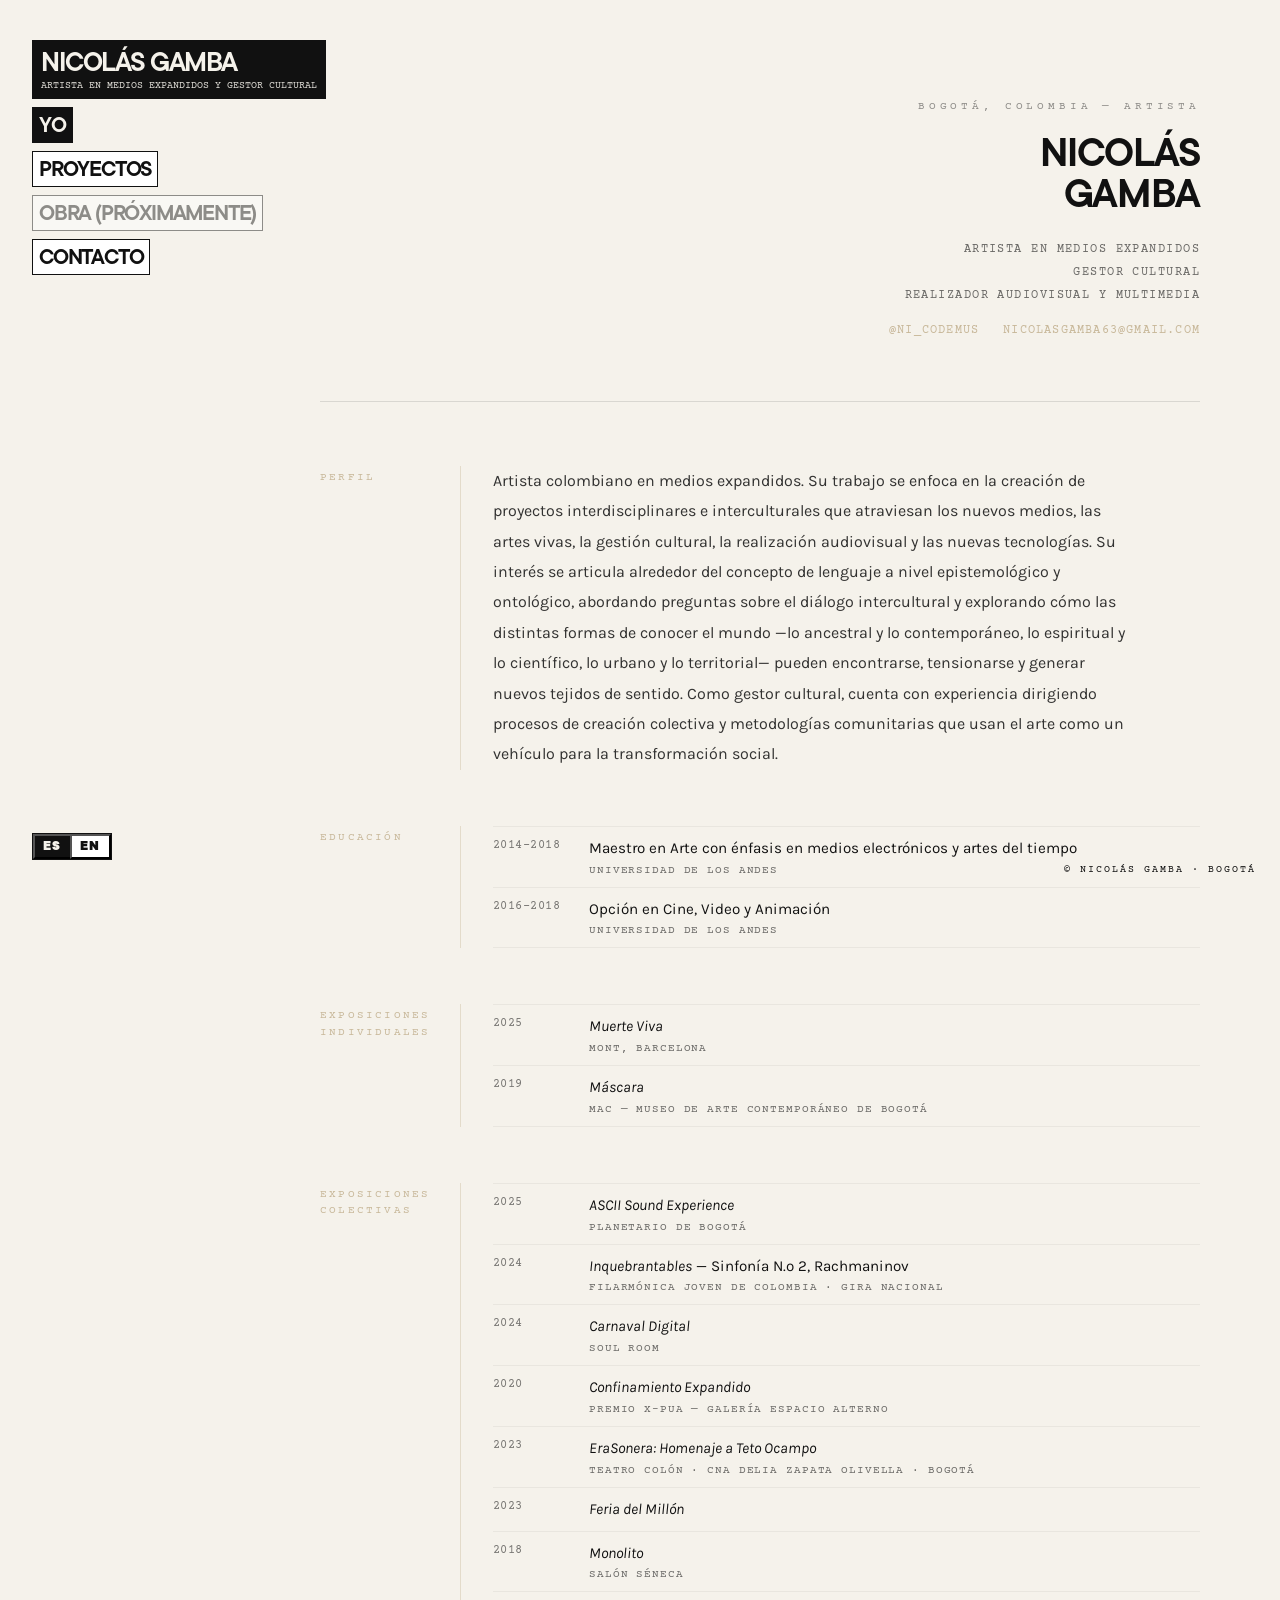
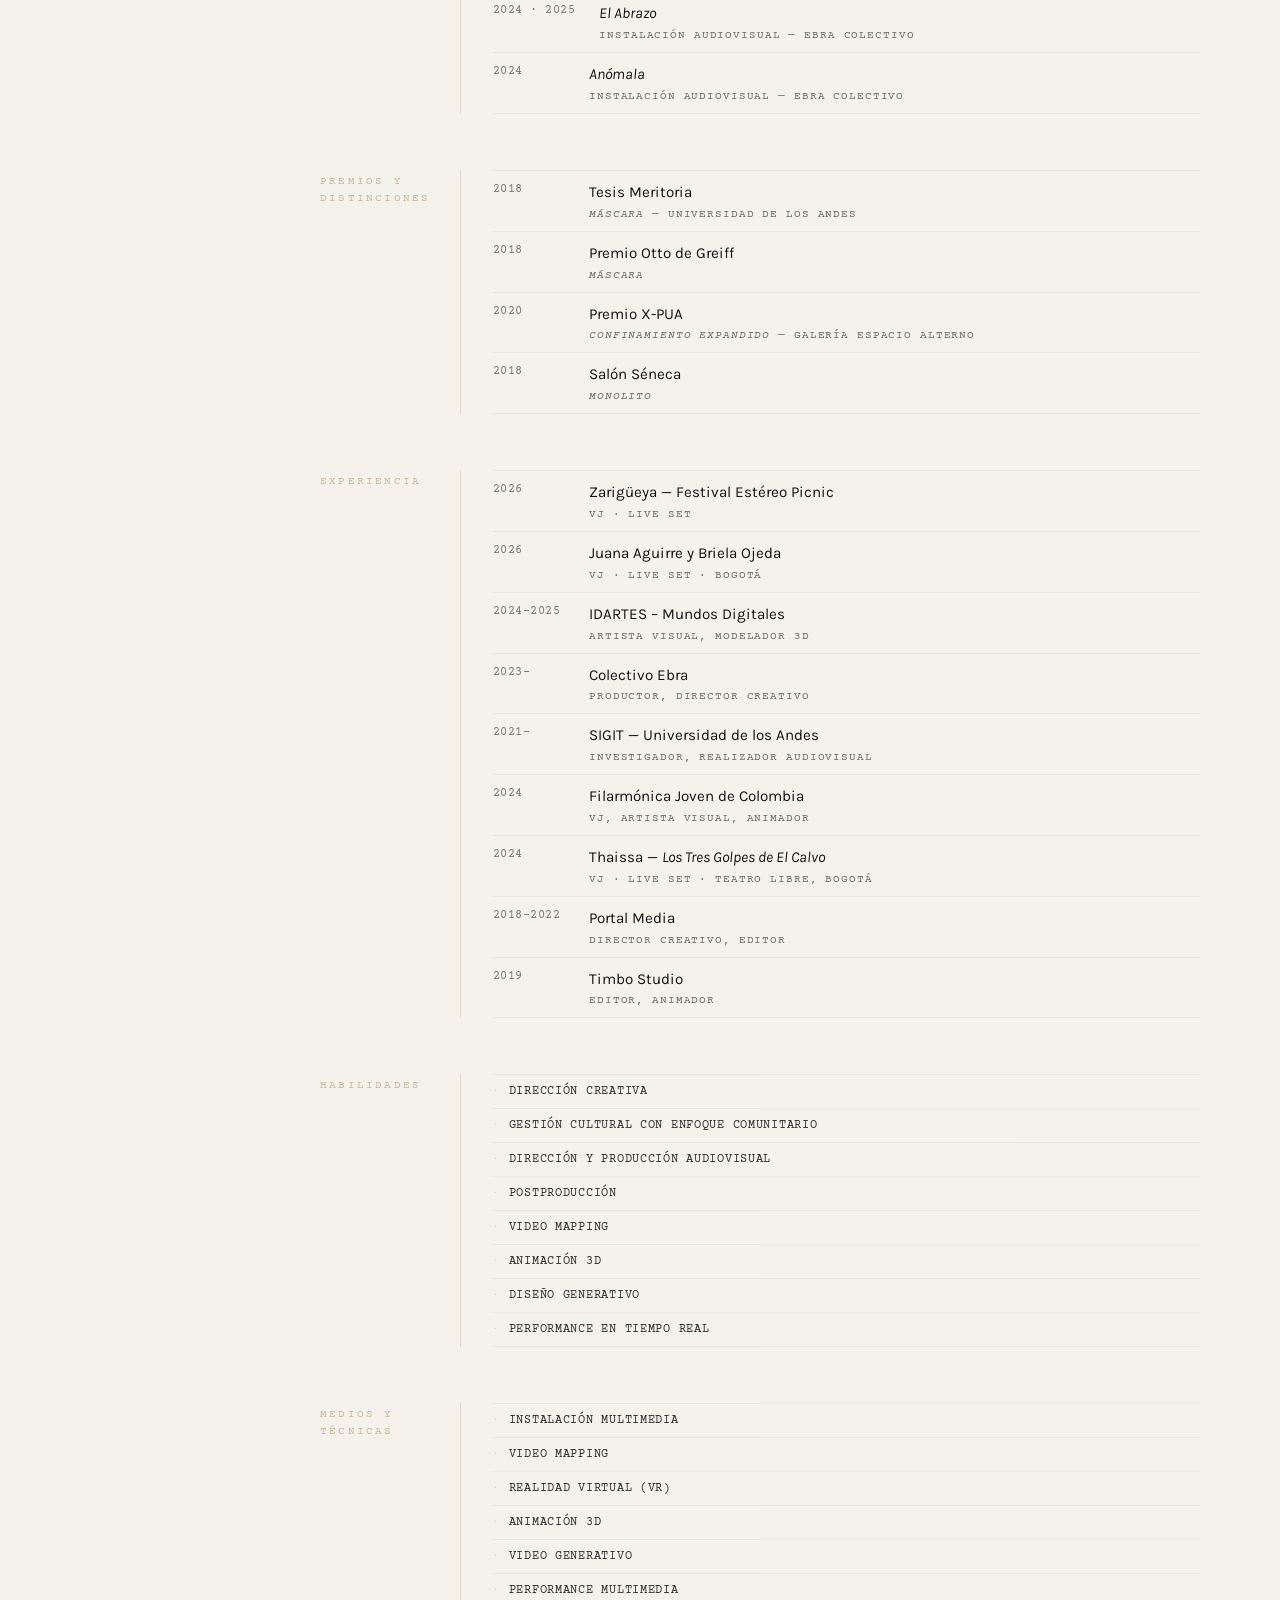
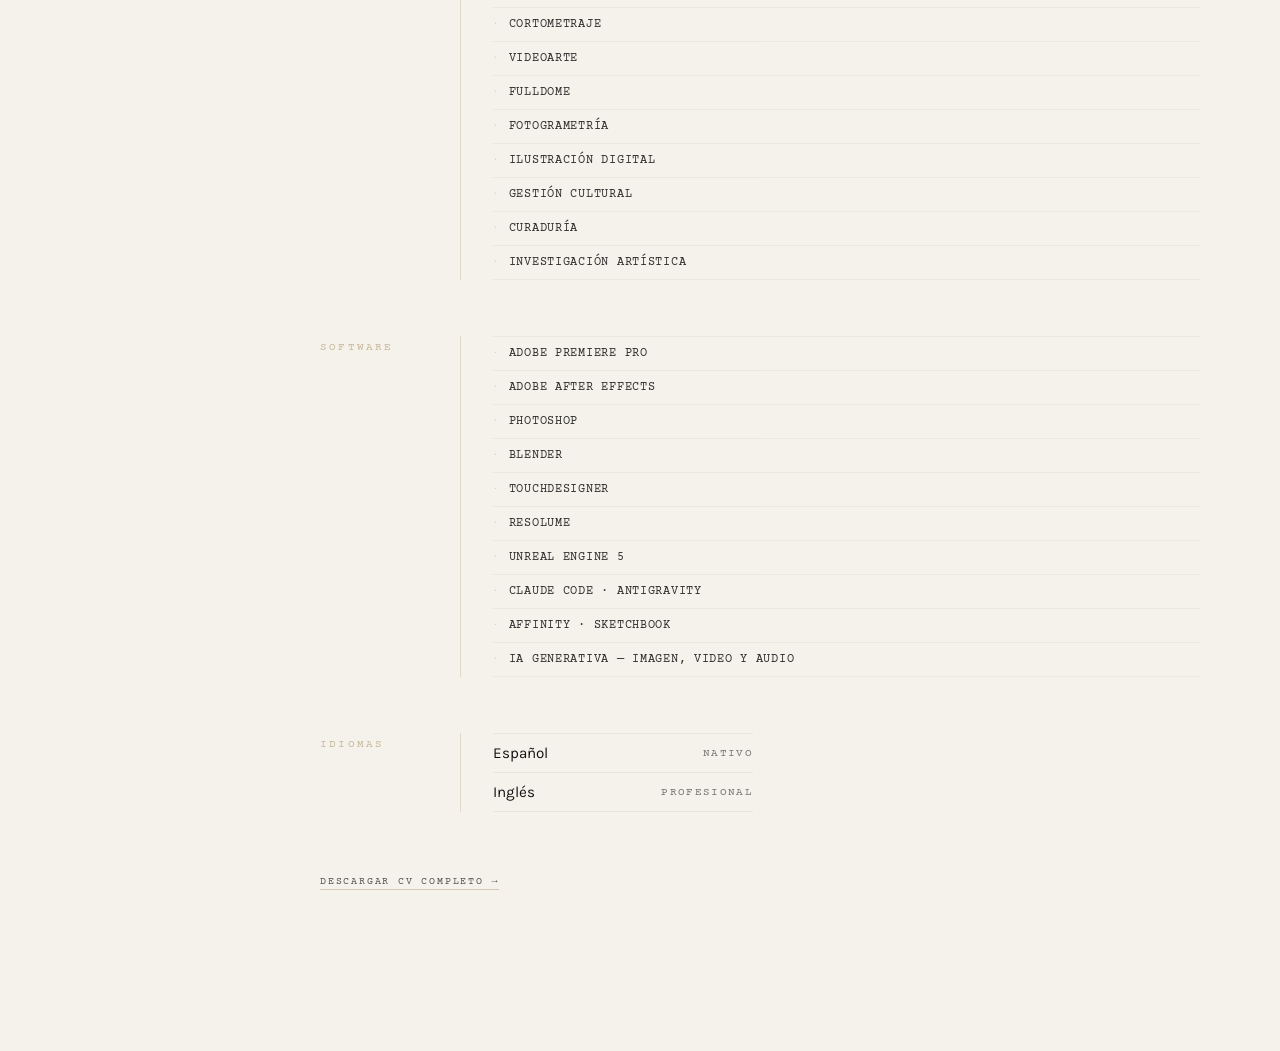
<file: yo.html>
<!DOCTYPE html>
<html lang="es">
<head>
  <meta charset="UTF-8" />
  <meta name="viewport" content="width=device-width, initial-scale=1.0" />
  <title>YO — NICOLÁS GAMBA</title>
  <meta name="description" content="CV artístico — Nicolás Gamba. Artista en medios expandidos, gestor cultural y realizador audiovisual, Bogotá." />
  <meta name="author" content="Nicolás Gamba" />
  <meta name="theme-color" content="#F5F2EB" />
  <!-- Open Graph -->
  <meta property="og:type"        content="profile" />
  <meta property="og:title"       content="CV — Nicolás Gamba" />
  <meta property="og:description" content="CV artístico de Nicolás Gamba. Artista en medios expandidos, gestor cultural y realizador audiovisual, Bogotá." />
  <meta property="og:locale"      content="es_CO" />
  <!-- Twitter Card -->
  <meta name="twitter:card"        content="summary" />
  <meta name="twitter:title"       content="CV — Nicolás Gamba" />
  <meta name="twitter:description" content="CV artístico de Nicolás Gamba. Artista en medios expandidos, gestor cultural y realizador audiovisual, Bogotá." />
  <link rel="stylesheet" href="css/styles.css" />

  <style>
    /* ─── PAGE ─────────────────────────────────────────────── */
    body.page-yo,
    body.page-yo #page-wrapper {
      overflow-y: auto;
      overflow-x: hidden;
      background-color: #F5F2EB;
    }

    /* ─── WRAPPER ───────────────────────────────────────────── */
    .yo-wrap {
      padding: 100px 80px 160px 320px;
      max-width: 1400px;
    }

    /* ─── HEADER ────────────────────────────────────────────── */
    header {
      display: flex;
      justify-content: flex-end;
      margin-bottom: 64px;
    }

    .yo-header-inner {
      text-align: right;
      max-width: 520px;
    }

    .yo-top {
      font-family: var(--font-ui);
      font-size: 11px;
      letter-spacing: 0.35em;
      text-transform: uppercase;
      color: var(--ink);
      opacity: 0.45;
      display: block;
      margin-bottom: 20px;
    }

    .yo-nombre {
      font-family: var(--font-headline);
      font-weight: 600;
      font-size: clamp(2.2rem, 3.5vw, 3.8rem);
      text-transform: uppercase;
      letter-spacing: -0.03em;
      line-height: 0.92;
      color: var(--ink);
      margin: 0 0 24px 0;
    }

    .yo-roles {
      font-family: var(--font-ui);
      font-size: 12px;
      letter-spacing: 0.12em;
      text-transform: uppercase;
      color: var(--ink);
      opacity: 0.6;
      margin-bottom: 16px;
      line-height: 1.9;
    }

    .yo-contact {
      display: flex;
      gap: 24px;
      margin-bottom: 0;
      justify-content: flex-end;
    }

    .yo-contact a {
      font-family: var(--font-ui);
      font-size: 12px;
      letter-spacing: 0.1em;
      text-transform: uppercase;
      color: var(--accent);
      text-decoration: none;
      transition: opacity 120ms;
    }

    .yo-contact a:hover { opacity: 0.55; }

    .yo-header-rule {
      border: none;
      border-top: 1px solid rgba(17,17,17,0.12);
      margin: 0 0 64px 0;
    }

    /* ─── SECTIONS ──────────────────────────────────────────── */
    .yo-sections {
      display: flex;
      flex-direction: column;
      gap: 56px;
    }

    /* Each section: label rail + content */
    .yo-section {
      display: grid;
      grid-template-columns: 108px 1px 1fr;
      gap: 0 32px;
      align-items: start;
      /* scroll reveal */
      opacity: 0;
      transform: translateY(16px);
      transition: opacity 0.5s ease, transform 0.5s ease;
    }

    .yo-section.visible {
      opacity: 1;
      transform: translateY(0);
    }

    /* Label */
    .yo-sec-label {
      font-family: var(--font-ui);
      font-size: 11px;
      letter-spacing: 0.2em;
      text-transform: uppercase;
      color: var(--accent);
      opacity: 1;
      padding-top: 4px;
      line-height: 1.5;
    }

    /* Vertical divider */
    .yo-sec-rule {
      background: var(--accent);
      opacity: 0.4;
      width: 1px;
      align-self: stretch;
      min-height: 100%;
    }

    /* Content area */
    .yo-sec-body {
      padding-left: 0;
    }

    /* ─── ROWS (year + text) ────────────────────────────────── */
    .yo-row {
      display: flex;
      gap: 0;
      align-items: flex-start;
      padding: 10px 0;
      border-bottom: 1px solid rgba(17,17,17,0.05);
    }

    .yo-row:first-child { border-top: 1px solid rgba(17,17,17,0.05); }

    .yo-year {
      font-family: var(--font-ui);
      font-size: 12px;
      color: var(--ink);
      opacity: 0.55;
      min-width: 96px;
      flex-shrink: 0;
      padding-right: 24px;
      padding-top: 2px;
      letter-spacing: 0.04em;
    }

    .yo-row-content {}

    .yo-row-title {
      font-family: var(--font-body);
      font-size: 0.95rem;
      line-height: 1.5;
      color: var(--ink);
    }

    .yo-row-title em {
      font-style: italic;
    }

    .yo-row-sub {
      font-family: var(--font-ui);
      font-size: 11px;
      letter-spacing: 0.08em;
      text-transform: uppercase;
      color: var(--ink);
      opacity: 0.6;
      margin-top: 4px;
      display: block;
    }

    /* ─── PERFIL (no year col) ──────────────────────────────── */
    .yo-perfil-text {
      font-family: var(--font-body);
      font-size: 1rem;
      line-height: 1.9;
      color: var(--ink);
      opacity: 0.85;
      max-width: 640px;
    }

    /* ─── TAGS (habilidades, software) ─────────────────────── */
    .yo-tags {
      display: flex;
      flex-direction: column;
      gap: 0;
    }

    .yo-tag-row {
      font-family: var(--font-ui);
      font-size: 12px;
      letter-spacing: 0.06em;
      text-transform: uppercase;
      color: var(--ink);
      opacity: 0.85;
      padding: 10px 0;
      border-bottom: 1px solid rgba(17,17,17,0.05);
      display: flex;
      align-items: center;
      gap: 10px;
    }

    .yo-tag-row:first-child { border-top: 1px solid rgba(17,17,17,0.05); }

    .yo-tag-dot {
      color: var(--accent);
      opacity: 0.7;
      font-size: 8px;
      flex-shrink: 0;
    }

    /* ─── IDIOMAS ───────────────────────────────────────────── */
    .yo-lang-row {
      display: flex;
      justify-content: space-between;
      align-items: center;
      padding: 10px 0;
      border-bottom: 1px solid rgba(17,17,17,0.05);
      max-width: 260px;
    }

    .yo-lang-row:first-child { border-top: 1px solid rgba(17,17,17,0.05); }

    .yo-lang-name {
      font-family: var(--font-body);
      font-size: 0.95rem;
      color: var(--ink);
    }

    .yo-lang-level {
      font-family: var(--font-ui);
      font-size: 11px;
      letter-spacing: 0.12em;
      text-transform: uppercase;
      color: var(--ink);
      opacity: 0.55;
    }

    /* ─── CV DOWNLOAD ───────────────────────────────────────── */
    .yo-cv-link {
      font-family: var(--font-ui);
      font-size: 10px;
      letter-spacing: 0.18em;
      text-transform: uppercase;
      color: var(--ink);
      text-decoration: none;
      border-bottom: 1px solid var(--accent);
      padding-bottom: 2px;
      transition: opacity 120ms;
      display: inline-block;
      margin-top: 64px;
      opacity: 0.7;
    }

    .yo-cv-link:hover { opacity: 0.35; }

    /* ─── MOBILE ≤768px ─────────────────────────────────────── */
    @media (max-width: 768px) {

      /* Padding: nav sigue a la izquierda, dejamos espacio */
      .yo-wrap {
        padding: 20px 16px 60px 158px;
        max-width: 100%;
      }

      /* Header alineado a la derecha (igual que desktop) */
      header {
        justify-content: flex-end;
        margin-bottom: 36px;
      }

      .yo-header-inner {
        text-align: right;
        max-width: 100%;
      }

      .yo-top {
        text-align: right;
      }

      .yo-nombre {
        font-size: clamp(1.8rem, 8vw, 2.8rem);
      }

      .yo-contact {
        justify-content: center;
      }

      /* Secciones: apila label → divider horizontal → contenido */
      .yo-section {
        grid-template-columns: 1fr;
        gap: 0;
      }

      .yo-sec-rule {
        width: 100%;
        height: 1px;
        min-height: unset;
        align-self: auto;
        margin: 6px 0 12px;
      }

      .yo-sec-label {
        padding-top: 0;
        margin-bottom: 0;
      }

      /* Año más compacto en mobile */
      .yo-year {
        min-width: 52px;
        padding-right: 10px;
        font-size: 11px;
      }

      /* Textos más pequeños */
      .yo-row-title {
        font-size: 0.85rem;
      }

      .yo-row-sub {
        font-size: 10px;
      }

      .yo-perfil-text {
        font-size: 0.88rem;
        line-height: 1.75;
        max-width: 100%;
      }

      .yo-tag-row {
        font-size: 11px;
      }

      .yo-roles {
        font-size: 11px;
      }
    }

  </style>
</head>
<body class="page-yo">
<div id="page-wrapper">

  <!-- ══ NAVEGACIÓN LATERAL ══════════════════════════════════ -->
  <nav id="nav" role="navigation" aria-label="Navegación principal">
    <a href="index.html" class="nav-box nav-logo brutalist-border">
      <span class="logo-name">NICOLÁS GAMBA</span>
      <span class="logo-sub" data-i18n="logo_sub">Artista en medios expandidos y gestor cultural</span>
    </a>
    <a class="nav-box nav-link brutalist-border active" href="yo.html"        data-page="yo"        data-i18n="nav_yo">YO</a>
    <a class="nav-box nav-link brutalist-border"        href="proyectos.html" data-page="proyectos" data-i18n="nav_proyectos">PROYECTOS</a>
    <a class="nav-box nav-link brutalist-border soon"                         data-page="obra"      data-i18n="nav_obra">OBRA (PRÓXIMAMENTE)</a>
    <a class="nav-box nav-link brutalist-border"        href="contacto.html"  data-page="contacto"  data-i18n="nav_contacto">CONTACTO</a>

  </nav>

  <!-- ══ SELECTOR DE IDIOMA ══════════════════════════════════ -->
  <div id="lang-selector">
    <div class="lang-box brutalist-border">
      <button class="lang-btn active" data-lang="es">ES</button>
      <button class="lang-btn"        data-lang="en">EN</button>
    </div>
  </div>

  <!-- ══ FOOTER ══════════════════════════════════════════════ -->
  <footer id="footer">
    <span data-i18n="footer">© Nicolás Gamba · Bogotá</span>
  </footer>

  <!-- ══ CONTENIDO ════════════════════════════════════════════ -->
  <main class="yo-wrap">

    <!-- HEADER -->
    <header>
      <div class="yo-header-inner">
        <span class="yo-top" data-i18n="yo_header_top">Bogotá, Colombia — Artista</span>
        <h1 class="yo-nombre">Nicolás<br>Gamba</h1>
        <p class="yo-roles">
          <span data-i18n="yo_role_1">Artista en medios expandidos</span><br><span data-i18n="yo_role_2">Gestor cultural</span><br><span data-i18n="yo_role_3">Realizador audiovisual y multimedia</span>
        </p>
        <div class="yo-contact">
          <a href="https://www.instagram.com/ni_codemus/" target="_blank" rel="noopener noreferrer">@ni_codemus</a>
          <a href="mailto:nicolasgamba63@gmail.com">nicolasgamba63@gmail.com</a>
        </div>
      </div>
    </header>
    <hr class="yo-header-rule" />

    <!-- SECTIONS -->
    <div class="yo-sections">

      <!-- PERFIL -->
      <div class="yo-section">
        <span class="yo-sec-label" data-i18n="yo_sec_perfil">Perfil</span>
        <div class="yo-sec-rule"></div>
        <div class="yo-sec-body">
          <p class="yo-perfil-text"
             data-es="Artista colombiano en medios expandidos. Su trabajo se enfoca en la creación de proyectos interdisciplinares e interculturales que atraviesan los nuevos medios, las artes vivas, la gestión cultural, la realización audiovisual y las nuevas tecnologías. Su interés se articula alrededor del concepto de lenguaje a nivel epistemológico y ontológico, abordando preguntas sobre el diálogo intercultural y explorando cómo las distintas formas de conocer el mundo —lo ancestral y lo contemporáneo, lo espiritual y lo científico, lo urbano y lo territorial— pueden encontrarse, tensionarse y generar nuevos tejidos de sentido. Como gestor cultural, cuenta con experiencia dirigiendo procesos de creación colectiva y metodologías comunitarias que usan el arte como un vehículo para la transformación social."
             data-en="Colombian artist working in expanded media. His work focuses on the creation of interdisciplinary and intercultural projects that traverse new media, live arts, cultural management, audiovisual production, and new technologies. His interest revolves around the concept of language at an epistemological and ontological level, addressing questions about intercultural dialogue and exploring how different ways of knowing the world —the ancestral and the contemporary, the spiritual and the scientific, the urban and the territorial— can encounter one another, create tension, and generate new webs of meaning. As a cultural manager, he has experience leading collective creation processes and community-based methodologies that use art as a vehicle for social transformation.">
            Artista colombiano en medios expandidos. Su trabajo se enfoca en la creación de proyectos interdisciplinares e interculturales que atraviesan los nuevos medios, las artes vivas, la gestión cultural, la realización audiovisual y las nuevas tecnologías. Su interés se articula alrededor del concepto de lenguaje a nivel epistemológico y ontológico, abordando preguntas sobre el diálogo intercultural y explorando cómo las distintas formas de conocer el mundo —lo ancestral y lo contemporáneo, lo espiritual y lo científico, lo urbano y lo territorial— pueden encontrarse, tensionarse y generar nuevos tejidos de sentido. Como gestor cultural, cuenta con experiencia dirigiendo procesos de creación colectiva y metodologías comunitarias que usan el arte como un vehículo para la transformación social.
          </p>
        </div>
      </div>

      <!-- EDUCACIÓN -->
      <div class="yo-section">
        <span class="yo-sec-label" data-i18n="yo_sec_educacion">Educación</span>
        <div class="yo-sec-rule"></div>
        <div class="yo-sec-body">

          <div class="yo-row">
            <span class="yo-year">2014–2018</span>
            <div class="yo-row-content">
              <p class="yo-row-title" data-i18n="yo_edu_1_title">Maestro en Arte con énfasis en medios electrónicos y artes del tiempo</p>
              <span class="yo-row-sub">Universidad de los Andes</span>
            </div>
          </div>

          <div class="yo-row">
            <span class="yo-year">2016–2018</span>
            <div class="yo-row-content">
              <p class="yo-row-title" data-i18n="yo_edu_2_title">Opción en Cine, Video y Animación</p>
              <span class="yo-row-sub">Universidad de los Andes</span>
            </div>
          </div>

        </div>
      </div>

      <!-- EXPOSICIONES INDIVIDUALES -->
      <div class="yo-section">
        <span class="yo-sec-label" data-i18n="yo_sec_exp_ind">Exposiciones individuales</span>
        <div class="yo-sec-rule"></div>
        <div class="yo-sec-body">

          <div class="yo-row">
            <span class="yo-year">2025</span>
            <div class="yo-row-content">
              <p class="yo-row-title"><em>Muerte Viva</em></p>
              <span class="yo-row-sub">Mont, Barcelona</span>
            </div>
          </div>

          <div class="yo-row">
            <span class="yo-year">2019</span>
            <div class="yo-row-content">
              <p class="yo-row-title"><em>Máscara</em></p>
              <span class="yo-row-sub">MAC — Museo de Arte Contemporáneo de Bogotá</span>
            </div>
          </div>

        </div>
      </div>

      <!-- EXPOSICIONES COLECTIVAS -->
      <div class="yo-section">
        <span class="yo-sec-label" data-i18n="yo_sec_exp_col">Exposiciones colectivas</span>
        <div class="yo-sec-rule"></div>
        <div class="yo-sec-body">

          <div class="yo-row">
            <span class="yo-year">2025</span>
            <div class="yo-row-content">
              <p class="yo-row-title"><em>ASCII Sound Experience</em></p>
              <span class="yo-row-sub">Planetario de Bogotá</span>
            </div>
          </div>

          <div class="yo-row">
            <span class="yo-year">2024</span>
            <div class="yo-row-content">
              <p class="yo-row-title"><em>Inquebrantables</em> — Sinfonía N.º 2, Rachmaninov</p>
              <span class="yo-row-sub">Filarmónica Joven de Colombia · Gira nacional</span>
            </div>
          </div>

          <div class="yo-row">
            <span class="yo-year">2024</span>
            <div class="yo-row-content">
              <p class="yo-row-title"><em>Carnaval Digital</em></p>
              <span class="yo-row-sub">Soul Room</span>
            </div>
          </div>

          <div class="yo-row">
            <span class="yo-year">2020</span>
            <div class="yo-row-content">
              <p class="yo-row-title"><em>Confinamiento Expandido</em></p>
              <span class="yo-row-sub">Premio X-PUA — Galería Espacio Alterno</span>
            </div>
          </div>

          <div class="yo-row">
            <span class="yo-year">2023</span>
            <div class="yo-row-content">
              <p class="yo-row-title"><em>EraSonera: Homenaje a Teto Ocampo</em></p>
              <span class="yo-row-sub">Teatro Colón · CNA Delia Zapata Olivella · Bogotá</span>
            </div>
          </div>

          <div class="yo-row">
            <span class="yo-year">2023</span>
            <div class="yo-row-content">
              <p class="yo-row-title"><em>Feria del Millón</em></p>
            </div>
          </div>

          <div class="yo-row">
            <span class="yo-year">2018</span>
            <div class="yo-row-content">
              <p class="yo-row-title"><em>Monolito</em></p>
              <span class="yo-row-sub">Salón Séneca</span>
            </div>
          </div>

          <div class="yo-row">
            <span class="yo-year">2024 · 2025</span>
            <div class="yo-row-content">
              <p class="yo-row-title"><em>El Abrazo</em></p>
              <span class="yo-row-sub" data-es="Instalación audiovisual — Ebra Colectivo" data-en="Audiovisual installation — Ebra Colectivo">Instalación audiovisual — Ebra Colectivo</span>
            </div>
          </div>

          <div class="yo-row">
            <span class="yo-year">2024</span>
            <div class="yo-row-content">
              <p class="yo-row-title"><em>Anómala</em></p>
              <span class="yo-row-sub" data-es="Instalación audiovisual — Ebra Colectivo" data-en="Audiovisual installation — Ebra Colectivo">Instalación audiovisual — Ebra Colectivo</span>
            </div>
          </div>

        </div>
      </div>

      <!-- PREMIOS Y DISTINCIONES -->
      <div class="yo-section">
        <span class="yo-sec-label" data-i18n="yo_sec_premios">Premios y distinciones</span>
        <div class="yo-sec-rule"></div>
        <div class="yo-sec-body">

          <div class="yo-row">
            <span class="yo-year">2018</span>
            <div class="yo-row-content">
              <p class="yo-row-title" data-i18n="yo_award_1_title">Tesis Meritoria</p>
              <span class="yo-row-sub"><em>Máscara</em> — Universidad de los Andes</span>
            </div>
          </div>

          <div class="yo-row">
            <span class="yo-year">2018</span>
            <div class="yo-row-content">
              <p class="yo-row-title">Premio Otto de Greiff</p>
              <span class="yo-row-sub"><em>Máscara</em></span>
            </div>
          </div>

          <div class="yo-row">
            <span class="yo-year">2020</span>
            <div class="yo-row-content">
              <p class="yo-row-title">Premio X-PUA</p>
              <span class="yo-row-sub"><em>Confinamiento Expandido</em> — Galería Espacio Alterno</span>
            </div>
          </div>

          <div class="yo-row">
            <span class="yo-year">2018</span>
            <div class="yo-row-content">
              <p class="yo-row-title">Salón Séneca</p>
              <span class="yo-row-sub"><em>Monolito</em></span>
            </div>
          </div>

        </div>
      </div>

      <!-- EXPERIENCIA -->
      <div class="yo-section">
        <span class="yo-sec-label" data-i18n="yo_sec_exp">Experiencia</span>
        <div class="yo-sec-rule"></div>
        <div class="yo-sec-body">

          <div class="yo-row">
            <span class="yo-year">2026</span>
            <div class="yo-row-content">
              <p class="yo-row-title">Zarigüeya — Festival Estéreo Picnic</p>
              <span class="yo-row-sub">VJ · Live set</span>
            </div>
          </div>

          <div class="yo-row">
            <span class="yo-year">2026</span>
            <div class="yo-row-content">
              <p class="yo-row-title">Juana Aguirre y Briela Ojeda</p>
              <span class="yo-row-sub">VJ · Live set · Bogotá</span>
            </div>
          </div>

          <div class="yo-row">
            <span class="yo-year">2024–2025</span>
            <div class="yo-row-content">
              <p class="yo-row-title">IDARTES – Mundos Digitales</p>
              <span class="yo-row-sub" data-i18n="yo_job_idartes_role">Artista Visual, Modelador 3D</span>
            </div>
          </div>

          <div class="yo-row">
            <span class="yo-year">2023–</span>
            <div class="yo-row-content">
              <p class="yo-row-title">Colectivo Ebra</p>
              <span class="yo-row-sub" data-i18n="yo_job_ebra_role">Co-fundador, Director Creativo</span>
            </div>
          </div>

          <div class="yo-row">
            <span class="yo-year">2021–</span>
            <div class="yo-row-content">
              <p class="yo-row-title">SIGIT — Universidad de los Andes</p>
              <span class="yo-row-sub" data-i18n="yo_job_sigit_role">Investigador, Realizador Audiovisual</span>
            </div>
          </div>

          <div class="yo-row">
            <span class="yo-year">2024</span>
            <div class="yo-row-content">
              <p class="yo-row-title">Filarmónica Joven de Colombia</p>
              <span class="yo-row-sub" data-i18n="yo_job_filarmonica_role">VJ, Artista Visual · Colectivo Metanoia</span>
            </div>
          </div>

          <div class="yo-row">
            <span class="yo-year">2024</span>
            <div class="yo-row-content">
              <p class="yo-row-title">Thaissa — <em>Los Tres Golpes de El Calvo</em></p>
              <span class="yo-row-sub">VJ · Live set · Teatro Libre, Bogotá</span>
            </div>
          </div>

          <div class="yo-row">
            <span class="yo-year">2018–2022</span>
            <div class="yo-row-content">
              <p class="yo-row-title">Portal Media</p>
              <span class="yo-row-sub" data-i18n="yo_job_portal_role">Director Creativo, Editor, Animador</span>
            </div>
          </div>

          <div class="yo-row">
            <span class="yo-year">2019</span>
            <div class="yo-row-content">
              <p class="yo-row-title">Timbo Studio</p>
              <span class="yo-row-sub" data-i18n="yo_job_timbo_role">Editor, Animador</span>
            </div>
          </div>

        </div>
      </div>

      <!-- HABILIDADES -->
      <div class="yo-section">
        <span class="yo-sec-label" data-i18n="yo_sec_habilidades">Habilidades</span>
        <div class="yo-sec-rule"></div>
        <div class="yo-sec-body">
          <div class="yo-tags">
            <div class="yo-tag-row"><span class="yo-tag-dot">·</span> <span data-i18n="yo_skill_1">Dirección creativa</span></div>
            <div class="yo-tag-row"><span class="yo-tag-dot">·</span> <span data-i18n="yo_skill_2">Gestión cultural con enfoque comunitario</span></div>
            <div class="yo-tag-row"><span class="yo-tag-dot">·</span> <span data-i18n="yo_skill_3">Dirección y producción audiovisual</span></div>
            <div class="yo-tag-row"><span class="yo-tag-dot">·</span> <span data-i18n="yo_skill_4">Postproducción</span></div>
            <div class="yo-tag-row"><span class="yo-tag-dot">·</span> <span data-i18n="yo_skill_5">Video mapping</span></div>
            <div class="yo-tag-row"><span class="yo-tag-dot">·</span> <span data-i18n="yo_skill_6">Animación 3D</span></div>
            <div class="yo-tag-row"><span class="yo-tag-dot">·</span> <span data-i18n="yo_skill_7">Diseño generativo</span></div>
            <div class="yo-tag-row"><span class="yo-tag-dot">·</span> <span data-i18n="yo_skill_8">Performance en tiempo real</span></div>
          </div>
        </div>
      </div>

      <!-- MEDIOS Y TÉCNICAS -->
      <div class="yo-section">
        <span class="yo-sec-label" data-i18n="yo_sec_medios">Medios y<br>Técnicas</span>
        <div class="yo-sec-rule"></div>
        <div class="yo-sec-body">
          <div class="yo-tags">
            <div class="yo-tag-row"><span class="yo-tag-dot">·</span> <span>Instalación multimedia</span></div>
            <div class="yo-tag-row"><span class="yo-tag-dot">·</span> <span>Video mapping</span></div>
            <div class="yo-tag-row"><span class="yo-tag-dot">·</span> <span>Realidad virtual (VR)</span></div>
            <div class="yo-tag-row"><span class="yo-tag-dot">·</span> <span>Animación 3D</span></div>
            <div class="yo-tag-row"><span class="yo-tag-dot">·</span> <span>Video generativo</span></div>
            <div class="yo-tag-row"><span class="yo-tag-dot">·</span> <span>Performance multimedia</span></div>
            <div class="yo-tag-row"><span class="yo-tag-dot">·</span> <span>Cortometraje</span></div>
            <div class="yo-tag-row"><span class="yo-tag-dot">·</span> <span>Videoarte</span></div>
            <div class="yo-tag-row"><span class="yo-tag-dot">·</span> <span>Fulldome</span></div>
            <div class="yo-tag-row"><span class="yo-tag-dot">·</span> <span>Fotogrametría</span></div>
            <div class="yo-tag-row"><span class="yo-tag-dot">·</span> <span>Ilustración digital</span></div>
            <div class="yo-tag-row"><span class="yo-tag-dot">·</span> <span>Gestión cultural</span></div>
            <div class="yo-tag-row"><span class="yo-tag-dot">·</span> <span>Curaduría</span></div>
            <div class="yo-tag-row"><span class="yo-tag-dot">·</span> <span>Investigación artística</span></div>
          </div>
        </div>
      </div>

      <!-- SOFTWARE -->
      <div class="yo-section">
        <span class="yo-sec-label" data-i18n="yo_sec_software">Software</span>
        <div class="yo-sec-rule"></div>
        <div class="yo-sec-body">
          <div class="yo-tags">
            <div class="yo-tag-row"><span class="yo-tag-dot">·</span> Adobe Premiere Pro</div>
            <div class="yo-tag-row"><span class="yo-tag-dot">·</span> Adobe After Effects</div>
            <div class="yo-tag-row"><span class="yo-tag-dot">·</span> Photoshop</div>
            <div class="yo-tag-row"><span class="yo-tag-dot">·</span> Blender</div>
            <div class="yo-tag-row"><span class="yo-tag-dot">·</span> TouchDesigner</div>
            <div class="yo-tag-row"><span class="yo-tag-dot">·</span> Resolume</div>
            <div class="yo-tag-row"><span class="yo-tag-dot">·</span> Unreal Engine 5</div>
            <div class="yo-tag-row"><span class="yo-tag-dot">·</span> Claude Code · Antigravity</div>
            <div class="yo-tag-row"><span class="yo-tag-dot">·</span> Affinity · Sketchbook</div>
            <div class="yo-tag-row"><span class="yo-tag-dot">·</span> IA generativa — imagen, video y audio</div>
          </div>
        </div>
      </div>

      <!-- IDIOMAS -->
      <div class="yo-section">
        <span class="yo-sec-label" data-i18n="yo_sec_idiomas">Idiomas</span>
        <div class="yo-sec-rule"></div>
        <div class="yo-sec-body">
          <div class="yo-lang-row">
            <span class="yo-lang-name" data-i18n="yo_lang_1_name">Español</span>
            <span class="yo-lang-level" data-i18n="yo_lang_1_level">Nativo</span>
          </div>
          <div class="yo-lang-row">
            <span class="yo-lang-name" data-i18n="yo_lang_2_name">Inglés</span>
            <span class="yo-lang-level" data-i18n="yo_lang_2_level">Profesional</span>
          </div>
        </div>
      </div>

    </div><!-- .yo-sections -->

    <!-- CV DOWNLOAD -->
    <a href="../Documentos/CV/CV Nicolás Gamba 2024.pdf"
       target="_blank"
       rel="noopener noreferrer"
       class="yo-cv-link">
      <span data-i18n="yo_cv_link">Descargar CV completo →</span>
    </a>

  </main>

</div><!-- #page-wrapper -->

<script src="js/main.js"></script>
<script>
  /* ── Scroll reveal con IntersectionObserver ── */
  const sections = document.querySelectorAll('.yo-section');
  const observer = new IntersectionObserver((entries) => {
    entries.forEach(entry => {
      if (entry.isIntersecting) {
        entry.target.classList.add('visible');
        observer.unobserve(entry.target);
      }
    });
  }, { threshold: 0.08 });

  sections.forEach((s, i) => {
    s.style.transitionDelay = `${i * 0.04}s`;
    observer.observe(s);
  });
</script>
</body>
</html>
</file>
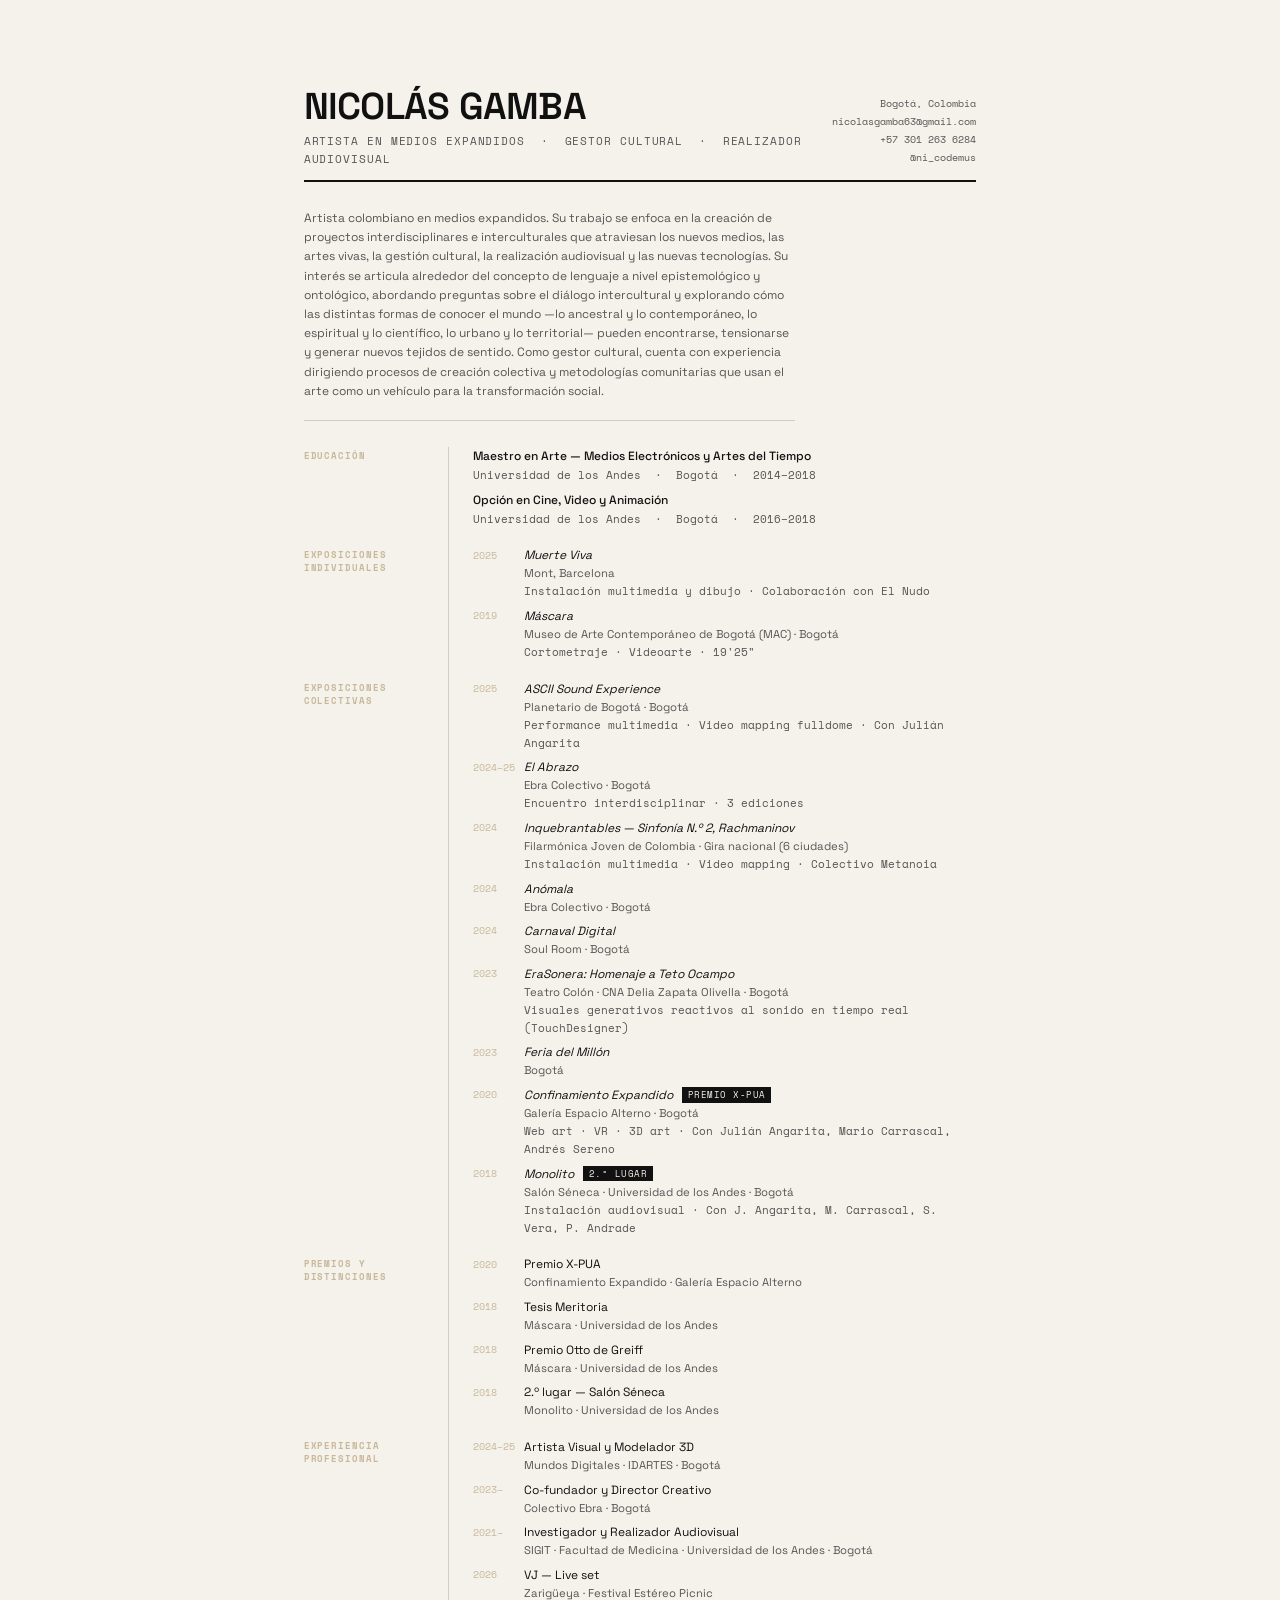
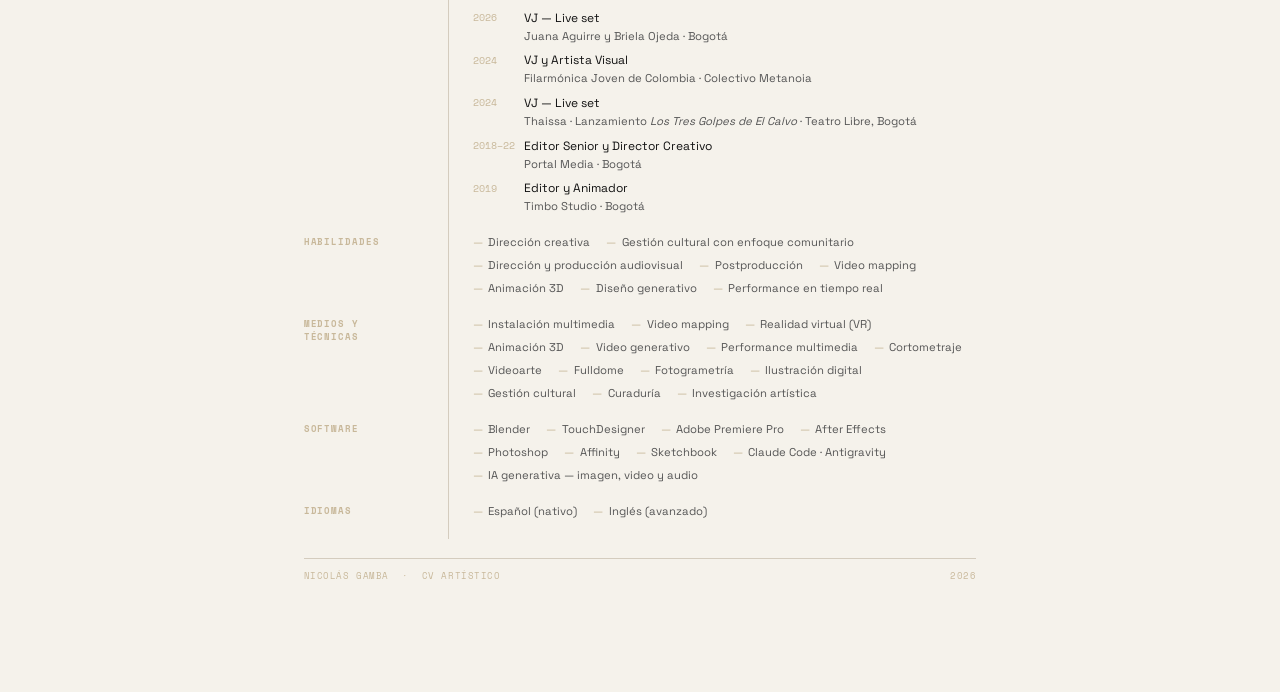
<file: cv/nicolas_gamba_cv.html>
<!DOCTYPE html>
<html lang="es">
<head>
  <meta charset="UTF-8" />
  <meta name="viewport" content="width=device-width, initial-scale=1.0" />
  <title>CV — Nicolás Gamba</title>
  <link rel="preconnect" href="https://fonts.googleapis.com" />
  <link rel="preconnect" href="https://fonts.gstatic.com" crossorigin />
  <link href="https://fonts.googleapis.com/css2?family=Space+Grotesk:wght@300;400;500;600&family=Space+Mono:ital,wght@0,400;0,700;1,400&display=swap" rel="stylesheet" />

  <style>
    /* ─── VARIABLES ───────────────────────────────────────────── */
    :root {
      --bg:      #F5F2EB;
      --ink:     #111111;
      --mid:     #555555;
      --accent:  #C8B89A;
      --rule:    #D4CCBE;

      --f-head:  'Space Grotesk', sans-serif;
      --f-mono:  'Space Mono', monospace;

      --col-label: 90pt;
      --gap:       18pt;
    }

    /* ─── RESET & BASE ────────────────────────────────────────── */
    *, *::before, *::after { box-sizing: border-box; margin: 0; padding: 0; }

    html {
      font-size: 9.5pt;
      background: var(--bg);
      color: var(--ink);
      font-family: var(--f-head);
      font-weight: 400;
      line-height: 1.55;
      -webkit-print-color-adjust: exact;
      print-color-adjust: exact;
    }

    /* ─── PAGE WRAPPER ───────────────────────────────────────── */
    .page {
      width: 210mm;
      min-height: 297mm;
      margin: 0 auto;
      padding: 18mm 16mm 18mm 16mm;
      background: var(--bg);
    }

    /* ─── HEADER ─────────────────────────────────────────────── */
    .cv-header {
      display: grid;
      grid-template-columns: 1fr auto;
      align-items: end;
      padding-bottom: 10pt;
      border-bottom: 1.5pt solid var(--ink);
      margin-bottom: 20pt;
      gap: 20pt;
    }

    .cv-name {
      font-size: 28pt;
      font-weight: 600;
      letter-spacing: -0.02em;
      line-height: 1;
      text-transform: uppercase;
    }

    .cv-discipline {
      font-size: 8.5pt;
      font-family: var(--f-mono);
      color: var(--mid);
      letter-spacing: 0.08em;
      text-transform: uppercase;
      margin-top: 5pt;
    }

    .cv-contact {
      text-align: right;
      font-family: var(--f-mono);
      font-size: 7.5pt;
      color: var(--mid);
      line-height: 1.8;
    }

    .cv-contact a {
      color: var(--mid);
      text-decoration: none;
    }

    /* ─── STATEMENT ──────────────────────────────────────────── */
    .statement {
      font-size: 9pt;
      color: var(--mid);
      line-height: 1.6;
      margin-bottom: 20pt;
      padding-bottom: 14pt;
      border-bottom: 0.5pt solid var(--rule);
      max-width: 130mm;
    }

    /* ─── SECTION ROW ─────────────────────────────────────────── */
    .section {
      display: grid;
      grid-template-columns: var(--col-label) 1pt 1fr;
      gap: 0 var(--gap);
      margin-bottom: 0;
    }

    .section + .section {
      margin-top: 0;
    }

    /* label cell */
    .sec-label {
      padding-top: 1pt;
      padding-bottom: 14pt;
      font-family: var(--f-mono);
      font-size: 7pt;
      letter-spacing: 0.1em;
      text-transform: uppercase;
      color: var(--accent);
      font-weight: 700;
      line-height: 1.4;
    }

    /* vertical rule */
    .sec-rule {
      background: var(--rule);
      width: 1pt;
      /* spans all rows in the section */
    }

    /* content cell */
    .sec-body {
      padding-bottom: 14pt;
      padding-left: 0;
    }

    /* ─── ENTRIES ─────────────────────────────────────────────── */
    .entry {
      display: grid;
      grid-template-columns: 30pt 1fr;
      gap: 0 8pt;
      margin-bottom: 5pt;
    }

    .entry:last-child {
      margin-bottom: 0;
    }

    .entry-year {
      font-family: var(--f-mono);
      font-size: 7.5pt;
      color: var(--accent);
      padding-top: 1pt;
      white-space: nowrap;
    }

    .entry-content {
      font-size: 9pt;
      line-height: 1.5;
    }

    .entry-title {
      font-style: italic;
    }

    .entry-venue {
      color: var(--mid);
      font-size: 8.5pt;
    }

    .entry-note {
      color: var(--mid);
      font-size: 8pt;
      font-family: var(--f-mono);
    }

    /* award / prize marker */
    .prize {
      display: inline-block;
      font-family: var(--f-mono);
      font-size: 6.5pt;
      letter-spacing: 0.06em;
      text-transform: uppercase;
      color: var(--bg);
      background: var(--ink);
      padding: 1pt 4pt;
      margin-left: 5pt;
      vertical-align: middle;
      position: relative;
      top: -1pt;
    }

    /* ─── EDUCATION: no year column ──────────────────────────── */
    .entry-edu {
      margin-bottom: 6pt;
    }

    .entry-edu:last-child { margin-bottom: 0; }

    .entry-edu .edu-degree {
      font-size: 9pt;
      font-weight: 500;
    }

    .entry-edu .edu-detail {
      font-size: 8.5pt;
      color: var(--mid);
      font-family: var(--f-mono);
    }

    /* ─── SKILLS GRID ─────────────────────────────────────────── */
    .skills-grid {
      display: flex;
      flex-wrap: wrap;
      gap: 4pt 12pt;
    }

    .skill-tag {
      font-size: 8.5pt;
      color: var(--mid);
    }

    .skill-tag::before {
      content: '—';
      margin-right: 4pt;
      color: var(--accent);
    }

    /* ─── DIVIDER BETWEEN SECTIONS ───────────────────────────── */
    .sec-divider {
      grid-column: 3;
      height: 0.5pt;
      background: var(--rule);
      margin-bottom: 14pt;
    }

    /* ─── FOOTER ──────────────────────────────────────────────── */
    .cv-footer {
      margin-top: 14pt;
      padding-top: 8pt;
      border-top: 0.5pt solid var(--rule);
      display: flex;
      justify-content: space-between;
      align-items: center;
      font-family: var(--f-mono);
      font-size: 7pt;
      color: var(--accent);
      letter-spacing: 0.06em;
      text-transform: uppercase;
    }

    /* ─── PRINT ───────────────────────────────────────────────── */
    @media print {
      html { background: var(--bg); }
      .page {
        width: 210mm;
        min-height: 297mm;
        margin: 0;
        padding: 18mm 16mm 18mm 16mm;
        page-break-after: always;
      }
      @page {
        size: A4;
        margin: 0;
      }
    }

    @media screen {
      body { padding: 20px 0 40px; }
    }
  </style>
</head>
<body>
<div class="page">

  <!-- ══════════════ HEADER ══════════════ -->
  <header class="cv-header">
    <div>
      <div class="cv-name">Nicolás Gamba</div>
      <div class="cv-discipline">Artista en medios expandidos &nbsp;·&nbsp; Gestor cultural &nbsp;·&nbsp; Realizador audiovisual</div>
    </div>
    <div class="cv-contact">
      Bogotá, Colombia<br />
      nicolasgamba63@gmail.com<br />
      +57 301 263 6284<br />
      @ni_codemus
    </div>
  </header>

  <!-- ══════════════ STATEMENT ══════════════ -->
  <p class="statement">
    Artista colombiano en medios expandidos. Su trabajo se enfoca en la creación de proyectos interdisciplinares e interculturales que atraviesan los nuevos medios, las artes vivas, la gestión cultural, la realización audiovisual y las nuevas tecnologías. Su interés se articula alrededor del concepto de lenguaje a nivel epistemológico y ontológico, abordando preguntas sobre el diálogo intercultural y explorando cómo las distintas formas de conocer el mundo —lo ancestral y lo contemporáneo, lo espiritual y lo científico, lo urbano y lo territorial— pueden encontrarse, tensionarse y generar nuevos tejidos de sentido. Como gestor cultural, cuenta con experiencia dirigiendo procesos de creación colectiva y metodologías comunitarias que usan el arte como un vehículo para la transformación social.
  </p>

  <!-- ══════════════ EDUCACIÓN ══════════════ -->
  <div class="section">
    <div class="sec-label">Educación</div>
    <div class="sec-rule"></div>
    <div class="sec-body">

      <div class="entry-edu">
        <div class="edu-degree">Maestro en Arte — Medios Electrónicos y Artes del Tiempo</div>
        <div class="edu-detail">Universidad de los Andes &nbsp;·&nbsp; Bogotá &nbsp;·&nbsp; 2014–2018</div>
      </div>

      <div class="entry-edu">
        <div class="edu-degree">Opción en Cine, Video y Animación</div>
        <div class="edu-detail">Universidad de los Andes &nbsp;·&nbsp; Bogotá &nbsp;·&nbsp; 2016–2018</div>
      </div>

    </div>
  </div>

  <!-- ══════════════ EXPOSICIONES INDIVIDUALES ══════════════ -->
  <div class="section">
    <div class="sec-label">Exposiciones<br/>Individuales</div>
    <div class="sec-rule"></div>
    <div class="sec-body">

      <div class="entry">
        <div class="entry-year">2025</div>
        <div class="entry-content">
          <span class="entry-title">Muerte Viva</span>
          <br/><span class="entry-venue">Mont, Barcelona</span>
          <br/><span class="entry-note">Instalación multimedia y dibujo · Colaboración con El Nudo</span>
        </div>
      </div>

      <div class="entry">
        <div class="entry-year">2019</div>
        <div class="entry-content">
          <span class="entry-title">Máscara</span>
          <br/><span class="entry-venue">Museo de Arte Contemporáneo de Bogotá (MAC) · Bogotá</span>
          <br/><span class="entry-note">Cortometraje · Videoarte · 19'25"</span>
        </div>
      </div>

    </div>
  </div>

  <!-- ══════════════ EXPOSICIONES COLECTIVAS ══════════════ -->
  <div class="section">
    <div class="sec-label">Exposiciones<br/>Colectivas</div>
    <div class="sec-rule"></div>
    <div class="sec-body">

      <div class="entry">
        <div class="entry-year">2025</div>
        <div class="entry-content">
          <span class="entry-title">ASCII Sound Experience</span>
          <br/><span class="entry-venue">Planetario de Bogotá · Bogotá</span>
          <br/><span class="entry-note">Performance multimedia · Video mapping fulldome · Con Julián Angarita</span>
        </div>
      </div>

      <div class="entry">
        <div class="entry-year">2024–25</div>
        <div class="entry-content">
          <span class="entry-title">El Abrazo</span>
          <br/><span class="entry-venue">Ebra Colectivo · Bogotá</span>
          <br/><span class="entry-note">Encuentro interdisciplinar · 3 ediciones</span>
        </div>
      </div>

      <div class="entry">
        <div class="entry-year">2024</div>
        <div class="entry-content">
          <span class="entry-title">Inquebrantables — Sinfonía N.º 2, Rachmaninov</span>
          <br/><span class="entry-venue">Filarmónica Joven de Colombia · Gira nacional (6 ciudades)</span>
          <br/><span class="entry-note">Instalación multimedia · Video mapping · Colectivo Metanoia</span>
        </div>
      </div>

      <div class="entry">
        <div class="entry-year">2024</div>
        <div class="entry-content">
          <span class="entry-title">Anómala</span>
          <br/><span class="entry-venue">Ebra Colectivo · Bogotá</span>
        </div>
      </div>

      <div class="entry">
        <div class="entry-year">2024</div>
        <div class="entry-content">
          <span class="entry-title">Carnaval Digital</span>
          <br/><span class="entry-venue">Soul Room · Bogotá</span>
        </div>
      </div>

      <div class="entry">
        <div class="entry-year">2023</div>
        <div class="entry-content">
          <span class="entry-title">EraSonera: Homenaje a Teto Ocampo</span>
          <br/><span class="entry-venue">Teatro Colón · CNA Delia Zapata Olivella · Bogotá</span>
          <br/><span class="entry-note">Visuales generativos reactivos al sonido en tiempo real (TouchDesigner)</span>
        </div>
      </div>

      <div class="entry">
        <div class="entry-year">2023</div>
        <div class="entry-content">
          <span class="entry-title">Feria del Millón</span>
          <br/><span class="entry-venue">Bogotá</span>
        </div>
      </div>

      <div class="entry">
        <div class="entry-year">2020</div>
        <div class="entry-content">
          <span class="entry-title">Confinamiento Expandido</span>
          <span class="prize">Premio X-PUA</span>
          <br/><span class="entry-venue">Galería Espacio Alterno · Bogotá</span>
          <br/><span class="entry-note">Web art · VR · 3D art · Con Julián Angarita, Mario Carrascal, Andrés Sereno</span>
        </div>
      </div>

      <div class="entry">
        <div class="entry-year">2018</div>
        <div class="entry-content">
          <span class="entry-title">Monolito</span>
          <span class="prize">2.º lugar</span>
          <br/><span class="entry-venue">Salón Séneca · Universidad de los Andes · Bogotá</span>
          <br/><span class="entry-note">Instalación audiovisual · Con J. Angarita, M. Carrascal, S. Vera, P. Andrade</span>
        </div>
      </div>

    </div>
  </div>

  <!-- ══════════════ PREMIOS ══════════════ -->
  <div class="section">
    <div class="sec-label">Premios y<br/>Distinciones</div>
    <div class="sec-rule"></div>
    <div class="sec-body">

      <div class="entry">
        <div class="entry-year">2020</div>
        <div class="entry-content">
          Premio X-PUA
          <br/><span class="entry-venue">Confinamiento Expandido · Galería Espacio Alterno</span>
        </div>
      </div>

      <div class="entry">
        <div class="entry-year">2018</div>
        <div class="entry-content">
          Tesis Meritoria
          <br/><span class="entry-venue">Máscara · Universidad de los Andes</span>
        </div>
      </div>

      <div class="entry">
        <div class="entry-year">2018</div>
        <div class="entry-content">
          Premio Otto de Greiff
          <br/><span class="entry-venue">Máscara · Universidad de los Andes</span>
        </div>
      </div>

      <div class="entry">
        <div class="entry-year">2018</div>
        <div class="entry-content">
          2.º lugar — Salón Séneca
          <br/><span class="entry-venue">Monolito · Universidad de los Andes</span>
        </div>
      </div>

    </div>
  </div>

  <!-- ══════════════ EXPERIENCIA ══════════════ -->
  <div class="section">
    <div class="sec-label">Experiencia<br/>Profesional</div>
    <div class="sec-rule"></div>
    <div class="sec-body">

      <div class="entry">
        <div class="entry-year">2024–25</div>
        <div class="entry-content">
          Artista Visual y Modelador 3D
          <br/><span class="entry-venue">Mundos Digitales · IDARTES · Bogotá</span>
        </div>
      </div>

      <div class="entry">
        <div class="entry-year">2023–</div>
        <div class="entry-content">
          Co-fundador y Director Creativo
          <br/><span class="entry-venue">Colectivo Ebra · Bogotá</span>
        </div>
      </div>

      <div class="entry">
        <div class="entry-year">2021–</div>
        <div class="entry-content">
          Investigador y Realizador Audiovisual
          <br/><span class="entry-venue">SIGIT · Facultad de Medicina · Universidad de los Andes · Bogotá</span>
        </div>
      </div>

      <div class="entry">
        <div class="entry-year">2026</div>
        <div class="entry-content">
          VJ — Live set
          <br/><span class="entry-venue">Zarigüeya · Festival Estéreo Picnic</span>
        </div>
      </div>

      <div class="entry">
        <div class="entry-year">2026</div>
        <div class="entry-content">
          VJ — Live set
          <br/><span class="entry-venue">Juana Aguirre y Briela Ojeda · Bogotá</span>
        </div>
      </div>

      <div class="entry">
        <div class="entry-year">2024</div>
        <div class="entry-content">
          VJ y Artista Visual
          <br/><span class="entry-venue">Filarmónica Joven de Colombia · Colectivo Metanoia</span>
        </div>
      </div>

      <div class="entry">
        <div class="entry-year">2024</div>
        <div class="entry-content">
          VJ — Live set
          <br/><span class="entry-venue">Thaissa · Lanzamiento <em>Los Tres Golpes de El Calvo</em> · Teatro Libre, Bogotá</span>
        </div>
      </div>

      <div class="entry">
        <div class="entry-year">2018–22</div>
        <div class="entry-content">
          Editor Senior y Director Creativo
          <br/><span class="entry-venue">Portal Media · Bogotá</span>
        </div>
      </div>

      <div class="entry">
        <div class="entry-year">2019</div>
        <div class="entry-content">
          Editor y Animador
          <br/><span class="entry-venue">Timbo Studio · Bogotá</span>
        </div>
      </div>

    </div>
  </div>

  <!-- ══════════════ HABILIDADES ══════════════ -->
  <div class="section">
    <div class="sec-label">Habilidades</div>
    <div class="sec-rule"></div>
    <div class="sec-body">
      <div class="skills-grid">
        <span class="skill-tag">Dirección creativa</span>
        <span class="skill-tag">Gestión cultural con enfoque comunitario</span>
        <span class="skill-tag">Dirección y producción audiovisual</span>
        <span class="skill-tag">Postproducción</span>
        <span class="skill-tag">Video mapping</span>
        <span class="skill-tag">Animación 3D</span>
        <span class="skill-tag">Diseño generativo</span>
        <span class="skill-tag">Performance en tiempo real</span>
      </div>
    </div>
  </div>

  <!-- ══════════════ MEDIOS / TÉCNICAS ══════════════ -->
  <div class="section">
    <div class="sec-label">Medios y<br/>Técnicas</div>
    <div class="sec-rule"></div>
    <div class="sec-body">
      <div class="skills-grid">
        <span class="skill-tag">Instalación multimedia</span>
        <span class="skill-tag">Video mapping</span>
        <span class="skill-tag">Realidad virtual (VR)</span>
        <span class="skill-tag">Animación 3D</span>
        <span class="skill-tag">Video generativo</span>
        <span class="skill-tag">Performance multimedia</span>
        <span class="skill-tag">Cortometraje</span>
        <span class="skill-tag">Videoarte</span>
        <span class="skill-tag">Fulldome</span>
        <span class="skill-tag">Fotogrametría</span>
        <span class="skill-tag">Ilustración digital</span>
        <span class="skill-tag">Gestión cultural</span>
        <span class="skill-tag">Curaduría</span>
        <span class="skill-tag">Investigación artística</span>
      </div>
    </div>
  </div>

  <!-- ══════════════ SOFTWARE ══════════════ -->
  <div class="section">
    <div class="sec-label">Software</div>
    <div class="sec-rule"></div>
    <div class="sec-body">
      <div class="skills-grid">
        <span class="skill-tag">Blender</span>
        <span class="skill-tag">TouchDesigner</span>
        <span class="skill-tag">Adobe Premiere Pro</span>
        <span class="skill-tag">After Effects</span>
        <span class="skill-tag">Photoshop</span>
        <span class="skill-tag">Affinity</span>
        <span class="skill-tag">Sketchbook</span>
        <span class="skill-tag">Claude Code · Antigravity</span>
        <span class="skill-tag">IA generativa — imagen, video y audio</span>
      </div>
    </div>
  </div>

  <!-- ══════════════ IDIOMAS ══════════════ -->
  <div class="section">
    <div class="sec-label">Idiomas</div>
    <div class="sec-rule"></div>
    <div class="sec-body">
      <div class="skills-grid">
        <span class="skill-tag">Español (nativo)</span>
        <span class="skill-tag">Inglés (avanzado)</span>
      </div>
    </div>
  </div>

  <!-- ══════════════ FOOTER ══════════════ -->
  <footer class="cv-footer">
    <span>Nicolás Gamba &nbsp;·&nbsp; CV Artístico</span>
    <span>2026</span>
  </footer>

</div>
</body>
</html>
</file>
<file: css/styles.css>
/* ============================================================
   NICOLÁS GAMBA — PORTAFOLIO
   styles.css · Fiel al diseño de Google Stitch
   ============================================================ */

@import url('https://fonts.googleapis.com/css2?family=Courier+Prime:ital,wght@0,400;0,700;1,400&family=Karla:ital,wght@0,400;0,600;1,400&display=swap');

@font-face {
  font-family: 'TT Commons';
  src: url('../fonts/TT Commons Regular.otf') format('opentype');
  font-weight: 400;
  font-style: normal;
  font-display: swap;
}
@font-face {
  font-family: 'TT Commons';
  src: url('../fonts/TT Commons DemiBold.otf') format('opentype');
  font-weight: 600;
  font-style: normal;
  font-display: swap;
}
@font-face {
  font-family: 'TT Commons';
  src: url('../fonts/TT Commons Bold.otf') format('opentype');
  font-weight: 700;
  font-style: normal;
  font-display: swap;
}
@font-face {
  font-family: 'TT Commons';
  src: url('../fonts/TT Commons Black.otf') format('opentype');
  font-weight: 900;
  font-style: normal;
  font-display: swap;
}

/* ─── VARIABLES ───────────────────────────────────────────── */
:root {
  --bg:      #F5F2EB;   /* crema — fondo */
  --ink:     #111111;   /* negro — textos y bordes */
  --white:   #FFFFFF;   /* blanco — cajitas nav */
  --accent:  #C8B89A;   /* dorado/arena — labels */

  --font-headline: 'TT Commons', sans-serif;
  --font-ui:       'Courier Prime', monospace;
  --font-body:     'Karla', sans-serif;
  --font-menu:     'TT Commons', 'Inter', Helvetica, sans-serif;
}

/* ─── RESET ───────────────────────────────────────────────── */
*, *::before, *::after {
  box-sizing: border-box;
  margin: 0;
  padding: 0;
}

body {
  background-color: var(--bg);
  color: var(--ink);
  font-family: var(--font-body);
  overflow-x: hidden;
  -webkit-font-smoothing: antialiased;
}

body.page-home {
  background-color: #000;
  background-image: url('../imagenes/home/Mapa_2000.webp');
  background-size: cover;
  background-position: center;
  background-repeat: no-repeat;
  background-attachment: fixed;
  user-select: none;
}

a { text-decoration: none; color: inherit; }

/* ─── PAGE FADEIN ─────────────────────────────────────────── */
#page-wrapper {
  opacity: 0;
  animation: pageFadeIn 0.4s ease forwards;
}
@keyframes pageFadeIn { to { opacity: 1; } }


/* ─── .brutalist-border ──────────────────────────────────── */
/*  = Stitch: border: 1px solid #111111                       */
.brutalist-border {
  border: 1px solid var(--ink);
}

/* ─── .nav-box ───────────────────────────────────────────── */
/*  = Stitch: display:inline-block; width:fit-content;
    margin-bottom:8px                                         */
.nav-box {
  display: inline-block;
  width: fit-content;
  margin-bottom: 8px;
}

/* ─── SIDE NAVIGATION ─────────────────────────────────────── */
/*  = Stitch: fixed left-8 top-10 z-50
    flex flex-col items-start gap-0                           */
#nav {
  position: fixed;
  left: 32px;
  top: 40px;
  z-index: 50;
  display: flex;
  flex-direction: column;
  align-items: flex-start;
}

/* Logo box
   = Stitch: bg-primary text-surface brutalist-border
     px-2 py-1.5 flex flex-col                               */
.nav-logo {
  background: var(--ink);
  color: var(--bg);
  padding: 6px 8px;
  margin-bottom: 8px;
  display: flex;
  flex-direction: column;
}

/* = Stitch: font-headline text-3xl tracking-tighter          */
.nav-logo .logo-name {
  font-family: var(--font-headline);
  font-weight: 600;
  font-size: 1.875rem;        /* text-3xl */
  letter-spacing: -0.05em;   /* tracking-tighter */
  line-height: 1;
  display: block;
}

/* = Stitch: font-ui text-[10px] uppercase tracking-normal
    mt-0.5 opacity-90                                         */
.nav-logo .logo-sub {
  font-family: var(--font-ui);
  font-size: 10px;
  letter-spacing: 0;
  text-transform: uppercase;
  opacity: 0.9;
  display: block;
  margin-top: 2px;
  line-height: 1.3;
}

/* Nav links
   = Stitch: nav-box bg-surface-container-lowest text-on-surface
     brutalist-border px-1.5 py-0.5
     font-menu font-[900] text-2xl tracking-tighter
     hover:bg-primary hover:text-surface
     transition-colors duration-75                            */
.nav-link {
  background: var(--white);
  color: var(--ink);
  padding: 2px 6px;           /* py-0.5 px-1.5 */
  font-family: var(--font-menu);
  font-weight: 600;
  font-size: 1.5rem;          /* text-2xl = 24px */
  letter-spacing: -0.05em;   /* tracking-tighter */
  line-height: 1.25;
  cursor: pointer;
  transition: background 75ms, color 75ms;
  white-space: nowrap;
}

.nav-link:hover,
.nav-link.active {
  background: var(--ink);
  color: var(--bg);
}

/* OBRA (PRÓXIMAMENTE) — deshabilitado */
.nav-link.soon {
  opacity: 0.45;
  cursor: default;
  pointer-events: none;
}

/* ─── LANGUAGE SELECTOR ───────────────────────────────────── */
/*  = Stitch: fixed bottom-10 left-8 z-50
    nav-box bg-surface-container-lowest text-on-surface
    brutalist-border px-2 py-0.5
    font-menu font-black text-sm tracking-widest uppercase    */
#lang-selector {
  position: fixed;
  bottom: 40px;
  left: 32px;
  z-index: 50;
}

.lang-box {
  display: flex;
}

.lang-btn {
  background: var(--white);
  color: var(--ink);
  padding: 2px 8px;
  font-family: var(--font-menu);
  font-weight: 900;
  font-size: 0.875rem;        /* text-sm = 14px */
  letter-spacing: 0.1em;     /* tracking-widest */
  text-transform: uppercase;
  cursor: pointer;
  transition: background 75ms, color 75ms;
}

.lang-btn:not(:last-child) {
  border-right: none;
}

.lang-btn.active,
.lang-btn:hover {
  background: var(--ink);
  color: var(--bg);
}

/* ─── FOOTER ──────────────────────────────────────────────── */
/*  = Stitch: fixed bottom-6 right-6 z-50
    font-ui text-[10px] uppercase tracking-[0.2em]
    text-on-surface                                           */
#footer {
  position: fixed;
  bottom: 24px;
  right: 24px;
  z-index: 50;
}

#footer span {
  font-family: var(--font-ui);
  font-size: 10px;
  letter-spacing: 0.2em;
  text-transform: uppercase;
  color: var(--ink);
}

/* ─── MAIN CANVAS ─────────────────────────────────────────── */
/*  = Stitch: relative min-h-screen w-full p-20 z-10          */
#canvas {
  position: fixed;
  inset: 0;
  z-index: 10;
  pointer-events: none; /* el canvas en sí no bloquea */
}

/* ─── IMAGEN FLOTANTE ─────────────────────────────────────── */
/*  = Stitch: absolute w-[Xpx] image-card cursor-pointer
    group cursor-grab                                          */
.obra-flotante {
  position: absolute;
  cursor: grab;
  user-select: none;
  pointer-events: all;
}

.obra-flotante:active,
.obra-flotante.dragging {
  cursor: grabbing;
}

.card-inner {
  position: relative;
  overflow: hidden;
  background: var(--ink);
  display: block;
}

/* Imagen: COLOR por defecto
   = usuario pidió: color normal, B&N solo en hover          */
.obra-flotante img,
.obra-flotante video {
  display: block;
  width: 100%;
  height: auto;
  filter: none;                /* COLOR */
  transition: filter 0.3s ease, opacity 0.3s ease;
  pointer-events: none;
  -webkit-user-drag: none;
}

/* Hover: B&N + blur + darken */
.obra-flotante:hover img,
.obra-flotante:hover video {
  filter: grayscale(100%) blur(8px);
  opacity: 0.3;                /* Oscurecido un poco más (antes 0.4) */
}

/* ─── OVERLAY INFO ────────────────────────────────────────── */
/*  = Stitch: image-overlay absolute inset-0
    flex items-center justify-center opacity-0
    transition-all duration-300 pointer-events-none p-8       */
.obra-info {
  position: absolute;
  inset: 0;
  display: flex;
  opacity: 0;
  transition: opacity 0.3s ease;
  pointer-events: none;
  color: var(--white);
}

/* ─── HOVER TEXT LAYOUTS (DIAGRAMACIÓN DINÁMICA) ───────────── */

/* Cuadrado / Por defecto */
.layout-square.obra-flotante { max-width: 440px; }
.layout-square .obra-info {
  align-items: center;
  justify-content: flex-start;
  padding: 32px;
  text-align: left;
}
.layout-square .obra-info-inner {
  text-align: left;
}

/* Portrait (Vertical) */
.layout-portrait.obra-flotante { max-width: 320px; }
.layout-portrait .obra-info {
  align-items: flex-end;     /* Abajo */
  justify-content: flex-start; /* Izquierda */
  padding: 24px;
}
.layout-portrait .obra-info-inner {
  text-align: left;
}
.layout-portrait .info-title {
  font-size: 1.25rem !important; /* Más pequeño para portrait */
}

/* Landscape (Horizontal) */
.layout-landscape.obra-flotante { max-width: 540px; }
.layout-landscape .obra-info {
  align-items: center;       /* Centro vertical */
  justify-content: flex-start; /* Izquierda */
  padding: 40px;
}
.layout-landscape .obra-info-inner {
  text-align: left;
  max-width: 450px !important; /* Texto un poco más amplio */
}

.obra-flotante:hover .obra-info {
  opacity: 1;
  pointer-events: all;
  cursor: pointer;
}

.obra-info-inner {
  text-align: left;
}

/* Título = Stitch: font-headline text-2xl uppercase mb-2 leading-tight */
.obra-info .info-title {
  font-family: var(--font-headline);
  font-weight: 600;
  font-size: 1.5rem;          /* text-2xl */
  text-transform: uppercase;
  line-height: 1.1;
  margin-bottom: 8px;
}

/* Técnica = Stitch: font-ui text-xs mb-4 opacity-90 */
.obra-info .info-meta {
  font-family: var(--font-ui);
  font-size: 0.75rem;         /* text-xs */
  opacity: 0.9;
  margin-bottom: 16px;
}

/* Descripción = Stitch: font-body text-sm leading-relaxed max-w-sm */
.obra-info .info-desc {
  font-family: var(--font-body);
  font-size: 0.875rem;        /* text-sm */
  line-height: 1.6;
  max-width: 320px;
  margin: 0 auto;
}

/* ─── MODAL ───────────────────────────────────────────────── */

#modal-overlay {
  position: fixed;
  inset: 0;
  z-index: 200;
  background: var(--bg);
  overflow-y: auto;
  overflow-x: hidden;
  opacity: 0;
  pointer-events: none;
  transition: opacity 0.3s ease;
}

#modal-overlay.is-open {
  opacity: 1;
  pointer-events: all;
}

body.modal-open {
  overflow: hidden;
}

/* ─── BOTÓN CERRAR ────────────────────────────────────────── */
#modal-close {
  position: fixed;
  top: 32px;
  right: 32px;
  z-index: 220;
  width: 48px;
  height: 48px;
  background: var(--ink);
  color: var(--bg);
  border: 1px solid var(--ink);
  font-family: var(--font-headline);
  font-weight: 600;
  font-size: 1.75rem;
  line-height: 1;
  cursor: pointer;
  display: flex;
  align-items: center;
  justify-content: center;
  transition: background 75ms, color 75ms;
}

#modal-close:hover {
  background: var(--bg);
  color: var(--ink);
}

/* ─── SELECTOR DE IDIOMA EN MODAL ─────────────────────────── */
#modal-lang-selector {
  position: fixed;
  bottom: 32px;
  left: 32px;
  z-index: 220;
}

/* ─── HERO ────────────────────────────────────────────────── */
#modal-hero {
  width: 100%;
  height: 60vh;
  min-height: 360px;
  background: var(--ink);
  position: relative;
  display: flex;
  align-items: center;
  justify-content: center;
  overflow: hidden;
}

#modal-hero-img {
  width: 100%;
  height: 100%;
  object-fit: contain;
  display: block;
  transition: opacity 0.2s ease;
}

.modal-arrow {
  position: absolute;
  top: 50%;
  transform: translateY(-50%);
  background: transparent;
  border: none;
  color: rgba(255, 255, 255, 0.35);
  font-size: 4rem;
  line-height: 1;
  cursor: pointer;
  padding: 16px 24px;
  z-index: 5;
  transition: color 150ms;
  font-family: var(--font-body);
}

.modal-arrow:hover { color: rgba(255, 255, 255, 1); }
#modal-prev        { left: 8px; }
#modal-next        { right: 8px; }

/* Scroll hint */
#modal-scroll-hint {
  position: absolute;
  bottom: 28px;
  left: 50%;
  transform: translateX(-50%);
  display: flex;
  flex-direction: column;
  align-items: center;
  gap: 6px;
  pointer-events: none;
  transition: opacity 0.4s ease;
}

#modal-scroll-hint span {
  font-family: var(--font-ui);
  font-size: 9px;
  text-transform: uppercase;
  letter-spacing: 0.4em;
  color: rgba(255, 255, 255, 0.35);
}

#modal-scroll-hint::after {
  content: '↓';
  font-size: 1rem;
  color: rgba(255, 255, 255, 0.35);
  animation: modalBounce 1.6s ease infinite;
}

@keyframes modalBounce {
  0%, 100% { transform: translateY(0); }
  50%       { transform: translateY(7px); }
}

/* ─── CUERPO DEL MODAL ────────────────────────────────────── */
#modal-body {
  max-width: 1200px;
  margin: 0 auto;
  padding: 80px 60px;
  display: grid;
  grid-template-columns: 7fr 4fr;
  gap: 80px;
  align-items: start;
}

/* ─── COLUMNA IZQUIERDA ───────────────────────────────────── */
#modal-colectivo {
  font-family: var(--font-ui);
  font-size: 10px;
  text-transform: uppercase;
  letter-spacing: 0.3em;
  color: var(--ink);
  opacity: 0.5;
  margin-bottom: 20px;
}

#modal-titulo {
  font-family: var(--font-headline);
  font-weight: 600;
  font-size: clamp(3rem, 7vw, 5.5rem);
  text-transform: uppercase;
  letter-spacing: -0.05em;
  line-height: 0.9;
  color: var(--ink);
  margin-bottom: 12px;
}

#modal-subtitulo {
  font-family: var(--font-headline);
  font-weight: 600;
  font-size: clamp(2rem, 4vw, 3rem);
  text-transform: uppercase;
  letter-spacing: -0.03em;
  line-height: 1;
  color: var(--ink);
  opacity: 0.28;
  margin-bottom: 64px;
}

.modal-label {
  font-family: var(--font-ui);
  font-size: 10px;
  text-transform: uppercase;
  letter-spacing: 0.3em;
  color: var(--ink);
  opacity: 0.4;
  border-bottom: 1px solid rgba(17, 17, 17, 0.12);
  padding-bottom: 8px;
  margin-bottom: 32px;
  font-weight: normal;
}

.modal-desc-p {
  font-family: var(--font-body);
  font-size: 1.05rem;
  line-height: 1.8;
  color: var(--ink);
  opacity: 0.85;
  margin-bottom: 28px;
  max-width: 620px;
}

/* ─── LINK EXTERNO DE PROYECTO ────────────────────────────── */
#modal-project-link {
  display: inline-block;
  margin-top: 8px;
  margin-bottom: 40px;
  font-family: var(--font-ui);
  font-size: 11px;
  text-transform: uppercase;
  letter-spacing: 0.25em;
  color: var(--ink);
  text-decoration: none;
  border-bottom: 1.5px solid var(--ink);
  padding-bottom: 2px;
  transition: opacity 0.15s;
}
#modal-project-link:hover { opacity: 0.5; }

/* ─── COLUMNA DERECHA — FICHA TÉCNICA ─────────────────────── */
#modal-right {
  border-top: 2px solid var(--ink);
  padding-top: 48px;
  position: sticky;
  top: 80px;
}

.modal-ficha-heading {
  font-family: var(--font-ui);
  font-size: 11px;
  text-transform: uppercase;
  letter-spacing: 0.2em;
  color: var(--ink);
  font-weight: 700;
  margin-bottom: 40px;
}

#modal-ficha dt {
  font-family: var(--font-ui);
  font-size: 10px;
  text-transform: uppercase;
  letter-spacing: 0.15em;
  color: var(--ink);
  opacity: 0.4;
  margin-bottom: 4px;
}

#modal-ficha dd {
  font-family: var(--font-ui);
  font-size: 12px;
  text-transform: uppercase;
  color: var(--ink);
  line-height: 1.6;
  margin: 0 0 28px 0;
}

/* ─── GALERÍA DE MINIATURAS ───────────────────────────────── */
#modal-gallery {
  border-bottom: 1px solid rgba(17, 17, 17, 0.1);
  padding: 60px;
  max-width: 1200px;
  margin: 0 auto;
}

#modal-thumbs {
  display: flex;
  gap: 20px;
  justify-content: center;
  overflow-x: auto;
  padding-bottom: 8px;
  scrollbar-width: none;
}
#modal-thumbs::-webkit-scrollbar { display: none; }

.modal-thumb {
  width: 140px;
  height: 140px;
  flex-shrink: 0;
  cursor: pointer;
  background: none;
  border: none;
  border-bottom: 2px solid transparent;
  padding: 0;
  overflow: hidden;
  transition: border-color 150ms;
}

.modal-thumb.active {
  border-bottom-color: var(--ink);
}

.modal-thumb img {
  width: 100%;
  height: 100%;
  object-fit: cover;
  filter: grayscale(100%);
  transition: filter 300ms;
  display: block;
}

.modal-thumb:hover img,
.modal-thumb.active img {
  filter: none;
}

/* ============================================================
   PÁGINA PROYECTOS — Carrusel en arco
   ============================================================ */

/* ── Layout base ──────────────────────────────────────────── */
body.page-proyectos {
  background: #000;
  color: #fff;
  overflow: hidden;
  height: 100vh;
}

body.page-proyectos #page-wrapper {
  height: 100vh;
  overflow: hidden;
}

/* ── Fondo full-screen con crossfade ─────────────────────── */
#proy-bg {
  position: fixed;
  inset: 0;
  z-index: 0;
}

#proy-bg img {
  position: absolute;
  inset: 0;
  width: 100%;
  height: 100%;
  object-fit: cover;
  transition: opacity 0.75s ease;
  will-change: opacity;
}

#bg-img-a { opacity: 1; }
#bg-img-b { opacity: 0; }

#proy-bg-overlay {
  position: absolute;
  inset: 0;
  background: rgba(0, 0, 0, 0.52);
  z-index: 1;
}

/* ── Contenedor del arco (posicionado por JS) ─────────────── */
#arc-container {
  position: fixed;
  inset: 0;
  z-index: 10;
  pointer-events: none;
}

/* ── Miniaturas ───────────────────────────────────────────── */
.proy-thumb {
  position: absolute;
  width: 66px;
  height: 82px;
  pointer-events: all;
  cursor: pointer;
  overflow: hidden;
  border: 1px solid rgba(255, 255, 255, 0.18);
  transition: border-color 0.3s ease, border-width 0.15s ease;
  will-change: transform, opacity;
}

.proy-thumb img {
  width: 100%;
  height: 100%;
  object-fit: cover;
  display: block;
  pointer-events: none;
}

.proy-thumb--active {
  border: 2px solid rgba(255, 255, 255, 0.88);
}

.proy-thumb:hover {
  border-color: rgba(255, 255, 255, 0.6);
}

/* ── Info central ─────────────────────────────────────────── */
#center-info {
  position: fixed;
  top: 50%;
  left: 50%;
  transform: translate(-50%, -50%);
  z-index: 20;
  text-align: center;
  max-width: 46vw;
  cursor: pointer;
  user-select: none;
  padding: 0 2vw;
}

#center-info:focus { outline: none; }

#proy-numero {
  font-family: var(--font-ui);
  font-size: 0.65rem;
  letter-spacing: 0.3em;
  color: rgba(255, 255, 255, 0.28);
  margin-bottom: 1.1rem;
  text-transform: uppercase;
}

#proy-titulo {
  font-family: var(--font-headline);
  font-weight: 600;
  font-size: clamp(1.4rem, 2.8vw, 2.8rem);
  color: #fff;
  text-transform: uppercase;
  letter-spacing: -0.05em;
  line-height: 0.9;
  margin-bottom: 0.7rem;
  transition: opacity 0.3s ease;
}

#proy-medio {
  font-family: var(--font-ui);
  font-size: 10px;
  color: rgba(255, 255, 255, 0.45);
  text-transform: uppercase;
  letter-spacing: 0.3em;
  margin-bottom: 1rem;
  transition: opacity 0.3s ease;
}

#proy-desc {
  font-family: var(--font-body);
  font-size: 0.92rem;
  color: rgba(255, 255, 255, 0.68);
  line-height: 1.8;
  max-width: 36vw;
  margin: 0 auto;
  transition: opacity 0.3s ease;
}

.proy-cta {
  display: inline-block;
  margin-top: 2rem;
  font-family: var(--font-ui);
  font-size: 0.65rem;
  letter-spacing: 0.22em;
  text-transform: uppercase;
  color: rgba(255, 255, 255, 0.28);
  border-bottom: 1px solid rgba(255, 255, 255, 0.12);
  padding-bottom: 3px;
  transition: color 0.25s ease, border-color 0.25s ease;
}

#center-info:hover .proy-cta {
  color: rgba(255, 255, 255, 0.8);
  border-color: rgba(255, 255, 255, 0.45);
}

/* ── Hint de scroll ───────────────────────────────────────── */
#proy-scroll-hint {
  position: fixed;
  bottom: 26px;
  left: 50%;
  transform: translateX(-50%);
  z-index: 20;
  font-family: var(--font-ui);
  font-size: 0.6rem;
  letter-spacing: 0.28em;
  text-transform: uppercase;
  color: rgba(255, 255, 255, 0.28);
  pointer-events: none;
  transition: opacity 0.6s ease;
}

/* ── Nav adaptada a fondo negro ───────────────────────────── */
body.page-proyectos .nav-box {
  background: rgba(0, 0, 0, 0.75);
  color: #fff;
  border-color: rgba(255, 255, 255, 0.22);
}

body.page-proyectos .nav-logo {
  background: rgba(255, 255, 255, 0.95);
  color: #111;
  border-color: rgba(255, 255, 255, 0.5);
}

body.page-proyectos .nav-logo .logo-sub {
  color: rgba(0, 0, 0, 0.6);
}

body.page-proyectos .nav-link {
  color: rgba(255, 255, 255, 0.75);
}

body.page-proyectos .nav-link:hover {
  background: #fff;
  color: #000;
}

body.page-proyectos .nav-active {
  background: #fff !important;
  color: #000 !important;
}

body.page-proyectos .nav-link.soon {
  opacity: 0.3;
  pointer-events: none;
}

/* ── Lang selector adaptado ───────────────────────────────── */
body.page-proyectos .lang-box {
  background: rgba(0, 0, 0, 0.75);
  border-color: rgba(255, 255, 255, 0.22);
}

body.page-proyectos .lang-btn {
  background: #fff;
  color: #000;
}

body.page-proyectos .lang-btn.active,
body.page-proyectos .lang-btn:hover {
  background: transparent;
  color: #fff;
}

/* ── Footer adaptado ──────────────────────────────────────── */
body.page-proyectos #footer {
  color: rgba(255, 255, 255, 0.28);
}

/* ============================================================
   BOTÓN HAMBURGER — nunca visible (no se usa)
   ============================================================ */
#nav-hamburger {
  display: none !important;
}

/* ============================================================
   RESPONSIVE — MOBILE ≤768px
   ============================================================ */

@media (max-width: 768px) {

  /* ─── NAV: mismas cajitas, escala reducida ───────────────── */
  #nav {
    left: 10px;
    top: 8px;
  }

  /* Logo más compacto, subtítulo visible */
  .nav-logo {
    padding: 3px 6px;
    margin-bottom: 5px;
  }

  .nav-logo .logo-name {
    font-size: 0.8rem;
    letter-spacing: -0.02em;
  }

  /* Subtítulo visible en mobile (antes oculto) */
  .nav-logo .logo-sub {
    display: block;
    font-size: 7px;
    letter-spacing: 0.01em;
    margin-top: 2px;
    line-height: 1.3;
  }

  /* Links: misma cajita, fuente menor */
  .nav-link {
    font-size: 0.68rem;
    padding: 1px 5px;
    line-height: 1.35;
    letter-spacing: -0.03em;
  }

  /* ─── LANG SELECTOR ─────────────────────────────────────── */
  #lang-selector {
    bottom: 12px;
    left: 10px;
  }

  .lang-btn {
    font-size: 0.65rem;
    padding: 1px 6px;
  }

  /* ─── FOOTER ─────────────────────────────────────────────── */
  #footer {
    bottom: 10px;
    right: 12px;
  }

  #footer span {
    font-size: 8px;
    letter-spacing: 0.12em;
  }

  /* ─── HOME: canvas full-screen (nav flota encima a la izq) ─ */
  body.page-home {
    background-attachment: scroll; /* fix iOS Safari */
  }

  #canvas {
    inset: 0;
  }

  /* Tamaños fijos por tarjeta en mobile — usa 'width' (no max-width) para estabilidad */
  #obra-inquebrantables  { width: 250px !important; }
  #obra-ascii            { width: 240px !important; }
  #obra-zarigueya        { width: 250px !important; }
  #obra-muerte-viva      { width: 200px !important; }
  #obra-pimpina          { width: 190px !important; }
  #obra-sigit            { width: 240px !important; }
  #obra-monolito         { width: 230px !important; }
  #obra-severo           { width: 190px !important; }
  #obra-ebra             { width: 260px !important; }
  #obra-abrazo           { width: 230px !important; }
  #obra-el-nudo          { width: 260px !important; }
  #obra-era-sonera       { width: 250px !important; }
  #obra-mundos-digitales { width: 260px !important; }
  #obra-mascara          { width: 250px !important; }
  #obra-canal            { width: 210px !important; }
  #obra-homun            { width: 240px !important; }
  #obra-confinamiento    { width: 240px !important; }
  #obra-espiritu-balanta { width: 200px !important; }
  #obra-zihita           { width: 200px !important; }
  #obra-jacana           { width: 190px !important; }
  #obra-juana-briela     { width: 190px !important; }
  #obra-soul-room        { width: 190px !important; }
  #obra-thaissa          { width: 230px !important; }

  /* Forzar que imágenes y videos llenen el ancho fijo */
  .obra-flotante img,
  .obra-flotante video {
    width: 100% !important;
    display: block;
  }

  /* Info visible al tocar (touch-active) */
  .obra-flotante.touch-active img,
  .obra-flotante.touch-active video {
    filter: grayscale(100%) blur(8px);
    opacity: 0.3;
  }

  .obra-flotante.touch-active .obra-info {
    opacity: 1;
    pointer-events: all;
  }

  .obra-flotante.touch-active .obra-info-inner {
    cursor: pointer;
  }

  /* ─── OVERLAY INFO: izquierda, compacto, scrollable ─────── */

  /* Unificar todas las variantes de layout a izquierda-arriba */
  .layout-square .obra-info,
  .layout-portrait .obra-info,
  .layout-landscape .obra-info,
  .obra-info {
    align-items: flex-start;
    justify-content: flex-start;
    padding: 8px 10px;
    overflow: hidden;
  }

  .layout-square .obra-info-inner,
  .layout-portrait .obra-info-inner,
  .layout-landscape .obra-info-inner,
  .obra-info-inner {
    text-align: left;
    width: 100%;
  }

  /* Título más compacto */
  .obra-info .info-title,
  .layout-portrait .info-title {
    font-size: 0.7rem !important;
    line-height: 1.2;
    margin-bottom: 5px;
    letter-spacing: -0.01em;
  }

  /* Meta (técnica · año) */
  .obra-info .info-meta {
    font-size: 0.58rem;
    margin-bottom: 6px;
    opacity: 0.85;
  }

  /* Descripción completa, sin truncar -> Truncada a 4 líneas en mobile */
  .obra-info .info-desc {
    font-size: 0.6rem;
    line-height: 1.55;
    max-width: 100%;
    margin: 0;
  }

  /* Durante drag, no mostrar overlay aunque haya touch-active */
  .obra-flotante.dragging img,
  .obra-flotante.dragging video {
    filter: none !important;
    opacity: 1 !important;
  }

  .obra-flotante.dragging .obra-info {
    opacity: 0 !important;
    pointer-events: none !important;
  }

  /* ─── PROYECTOS MOBILE — ESTILO VOKU ────────────────────── */

  /* Overlay del fondo más suave: la imagen respira */
  #proy-bg-overlay {
    background: rgba(0, 0, 0, 0.28);
  }

  /* Tarjetas grandes, formato retrato, con sombra */
  .proy-thumb {
    width: 196px;
    height: 258px;
    border: none;
    box-shadow: 0 12px 40px rgba(0, 0, 0, 0.55);
    transition: box-shadow 0.3s ease;
  }

  .proy-thumb--active {
    border: 1.5px solid rgba(255, 255, 255, 0.72);
    box-shadow: 0 20px 60px rgba(0, 0, 0, 0.70);
  }

  /* Panel de texto: fijo en la parte baja, sobre gradiente */
  #center-info {
    top: auto !important;
    bottom: 0;
    left: 0;
    right: 0;
    transform: none !important;
    width: 100%;
    max-width: 100%;
    padding: 72px 24px 120px;
    cursor: default;
    text-align: left;
    /* gradiente que se mezcla con el fondo oscuro */
    background: linear-gradient(
      to top,
      rgba(0, 0, 0, 0.95) 0%,
      rgba(0, 0, 0, 0.80) 45%,
      rgba(0, 0, 0, 0.0)  100%
    );
  }

  /* Contador: 01 / 23 */
  #proy-numero {
    text-align: left;
    font-size: 10px;
    letter-spacing: 0.28em;
    color: rgba(255, 255, 255, 0.35);
    margin-bottom: 0.9rem;
  }

  #proy-titulo {
    font-size: clamp(1.3rem, 5.5vw, 2.1rem);
    text-align: left;
    line-height: 0.95;
    margin-bottom: 0.6rem;
  }

  #proy-medio {
    text-align: left;
    font-size: 10px;
    letter-spacing: 0.22em;
    color: rgba(255, 255, 255, 0.38);
    margin-bottom: 0.75rem;
  }

  #proy-desc {
    text-align: left;
    max-width: 100%;
    margin: 0;
    font-size: 0.8rem;
    line-height: 1.65;
    color: rgba(255, 255, 255, 0.52);
    /* Limitar a 2 líneas para no sobrecargar */
    display: -webkit-box;
    -webkit-line-clamp: 2;
    -webkit-box-orient: vertical;
    line-clamp: 2;
    overflow: hidden;
  }

  .proy-cta {
    display: block;
    text-align: left;
    margin-top: 1.1rem;
    color: rgba(255, 255, 255, 0.55);
    border-color: rgba(255, 255, 255, 0.18);
  }

  /* Ocultar hint en mobile — el swipe es evidente con las tarjetas */
  #proy-scroll-hint {
    display: none;
  }

  /* ─── MODAL ─────────────────────────────────────────────── */
  #modal-close {
    top: 16px;
    right: 16px;
    width: 40px;
    height: 40px;
    font-size: 1.4rem;
  }

  #modal-lang-selector {
    bottom: 16px;
    left: 16px;
  }

  #modal-hero {
    height: 42vh;
    min-height: 220px;
  }

  .modal-arrow {
    font-size: 2.5rem;
    padding: 8px 12px;
  }

  #modal-body {
    grid-template-columns: 1fr;
    gap: 40px;
    padding: 40px 20px 60px;
  }

  #modal-right {
    position: static;
    top: auto;
    border-top: 2px solid var(--ink);
    padding-top: 32px;
  }

  #modal-titulo {
    font-size: clamp(1.5rem, 7vw, 2.4rem);
  }

  #modal-subtitulo {
    font-size: clamp(1rem, 4vw, 1.5rem);
    margin-bottom: 36px;
  }

  .modal-desc-p {
    font-size: 0.88rem;
    line-height: 1.7;
  }

  .modal-label {
    font-size: 9px;
  }

  #modal-ficha dd {
    font-size: 11px;
  }

  #modal-gallery {
    padding: 40px 20px;
  }

  .modal-thumb {
    width: 90px;
    height: 90px;
  }

}
</file>
